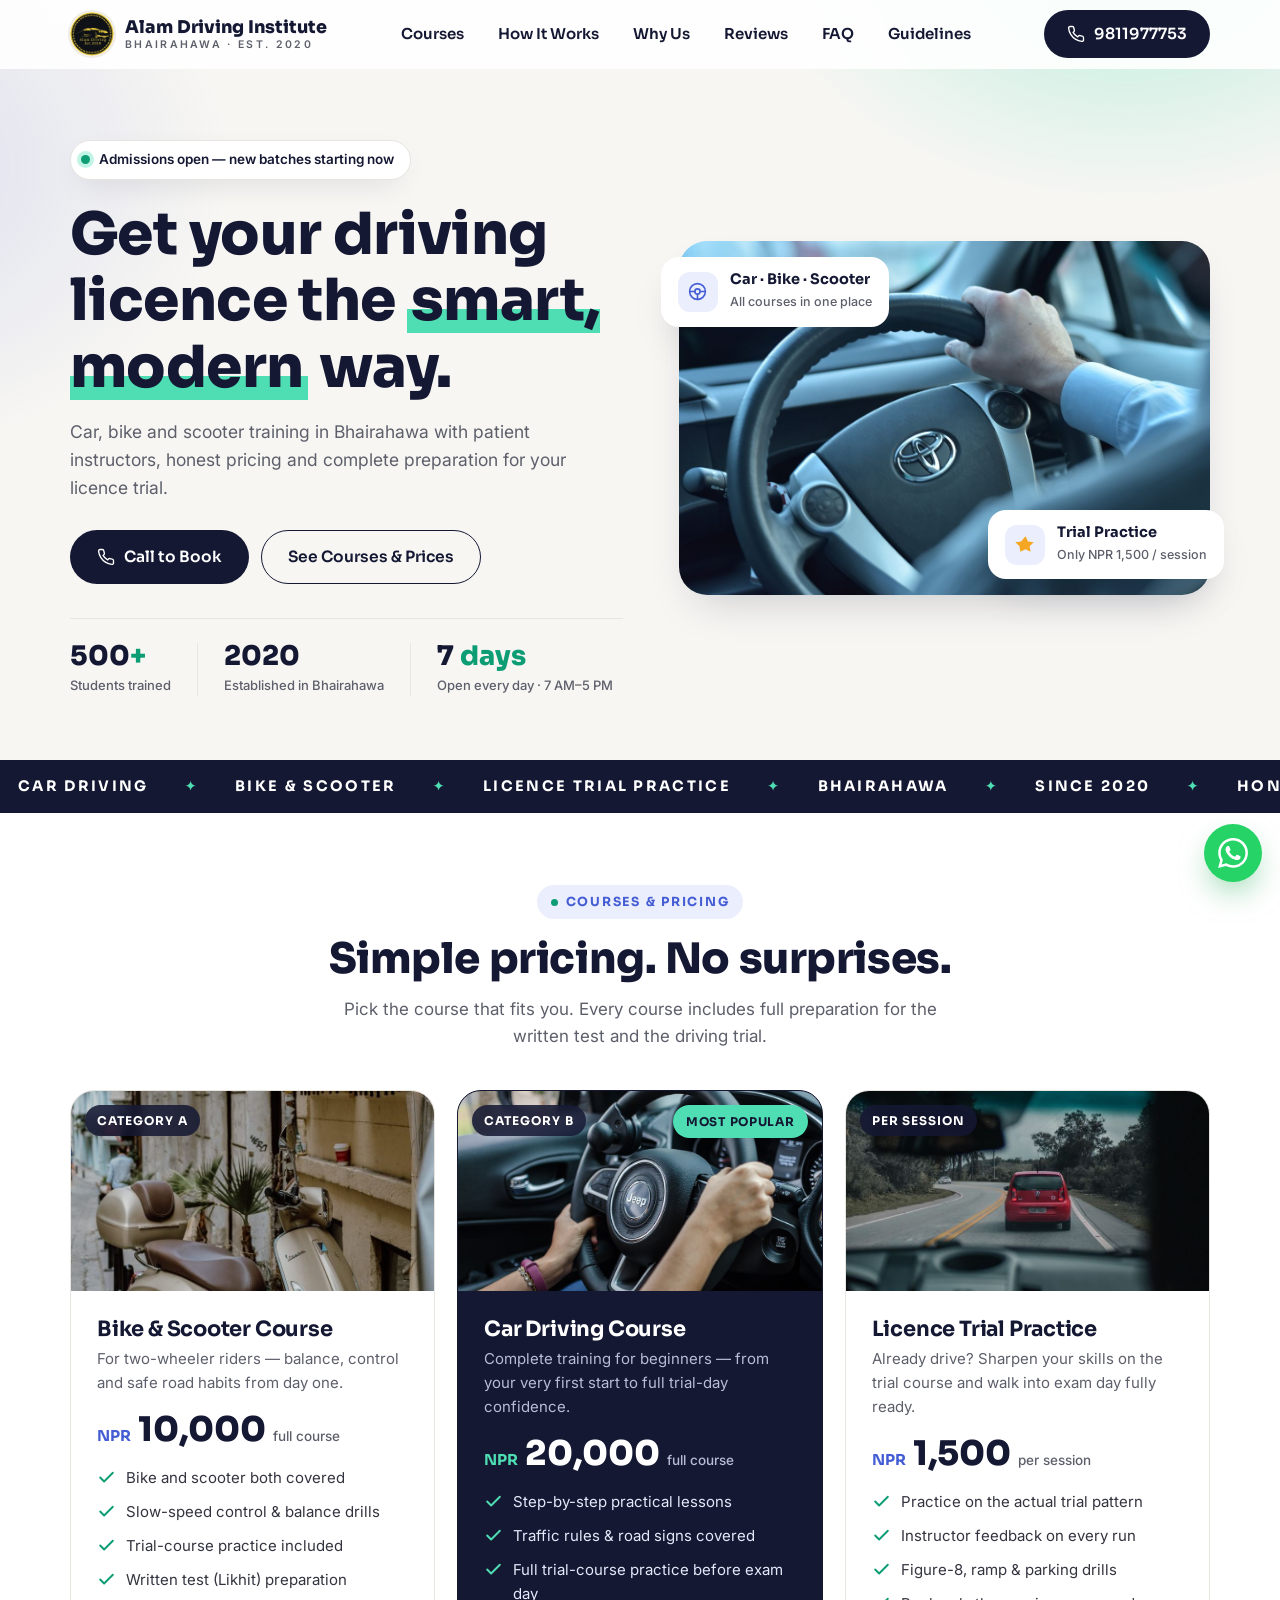
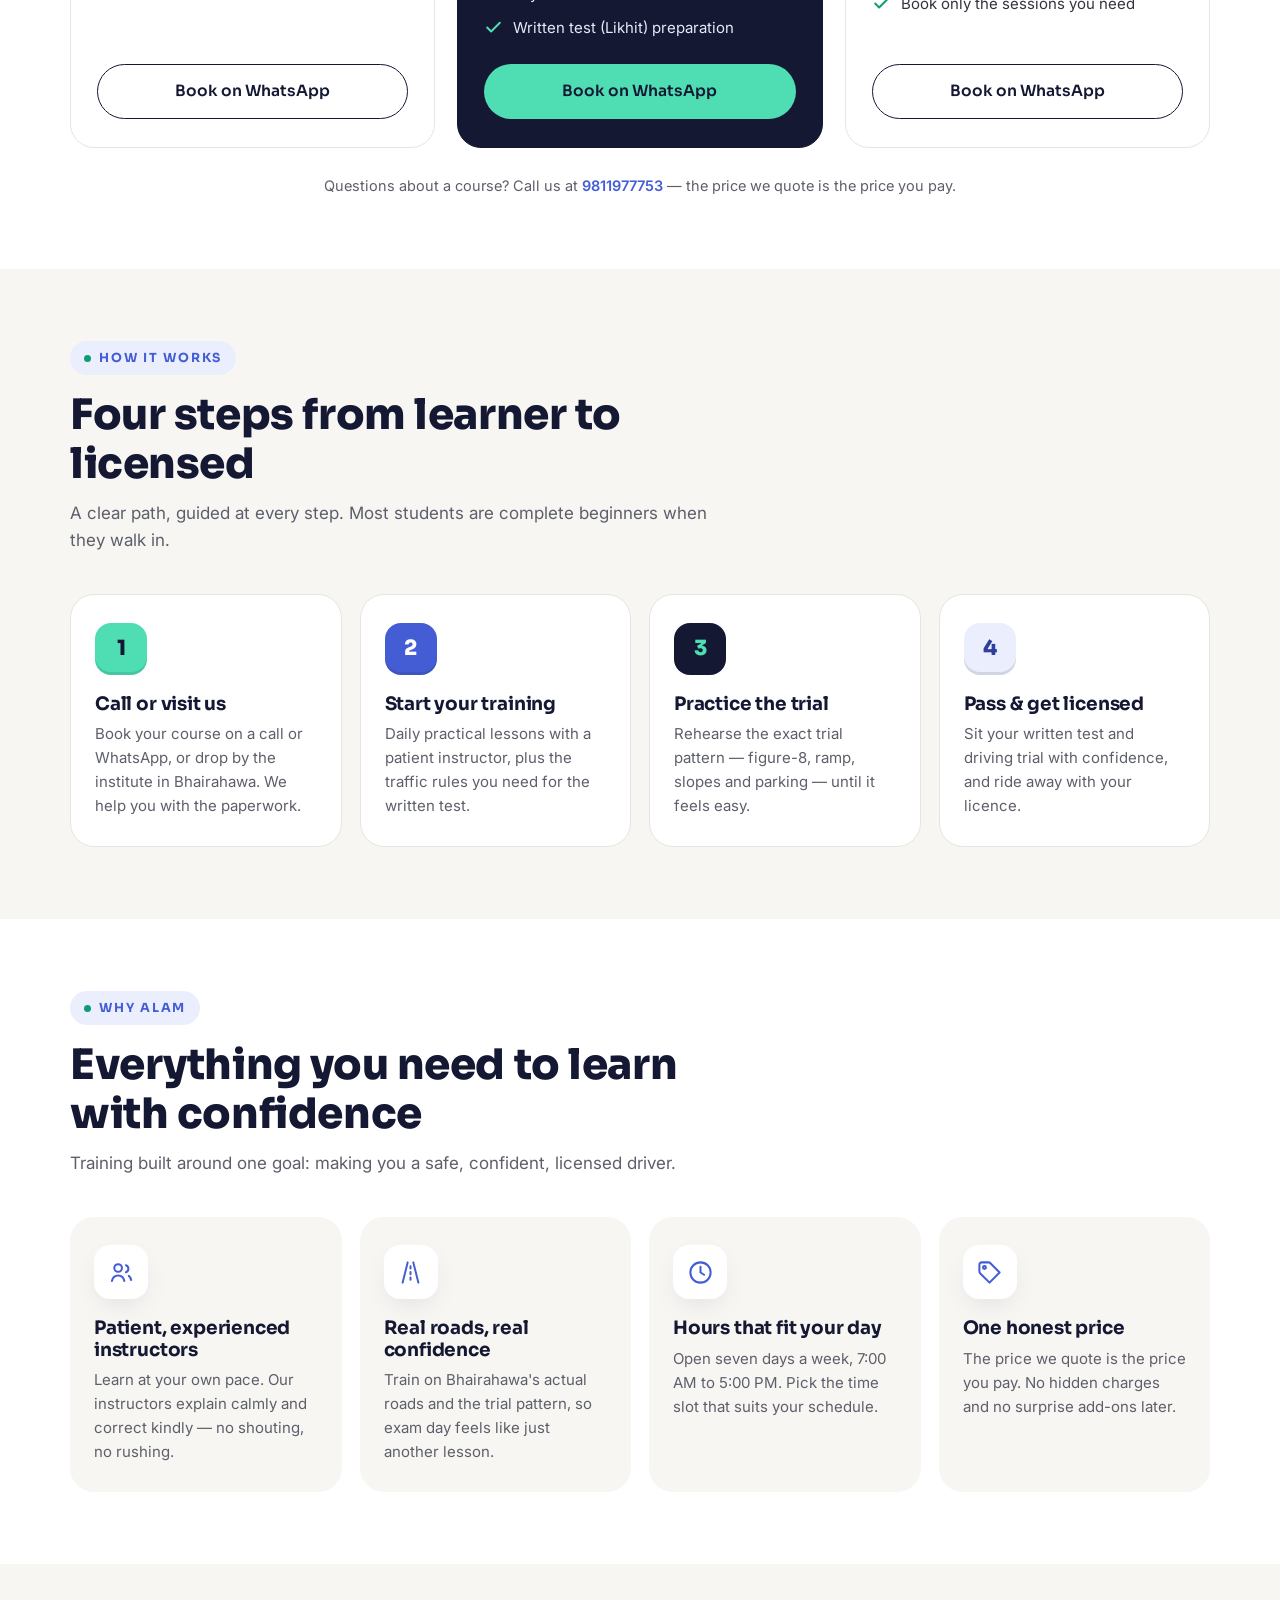
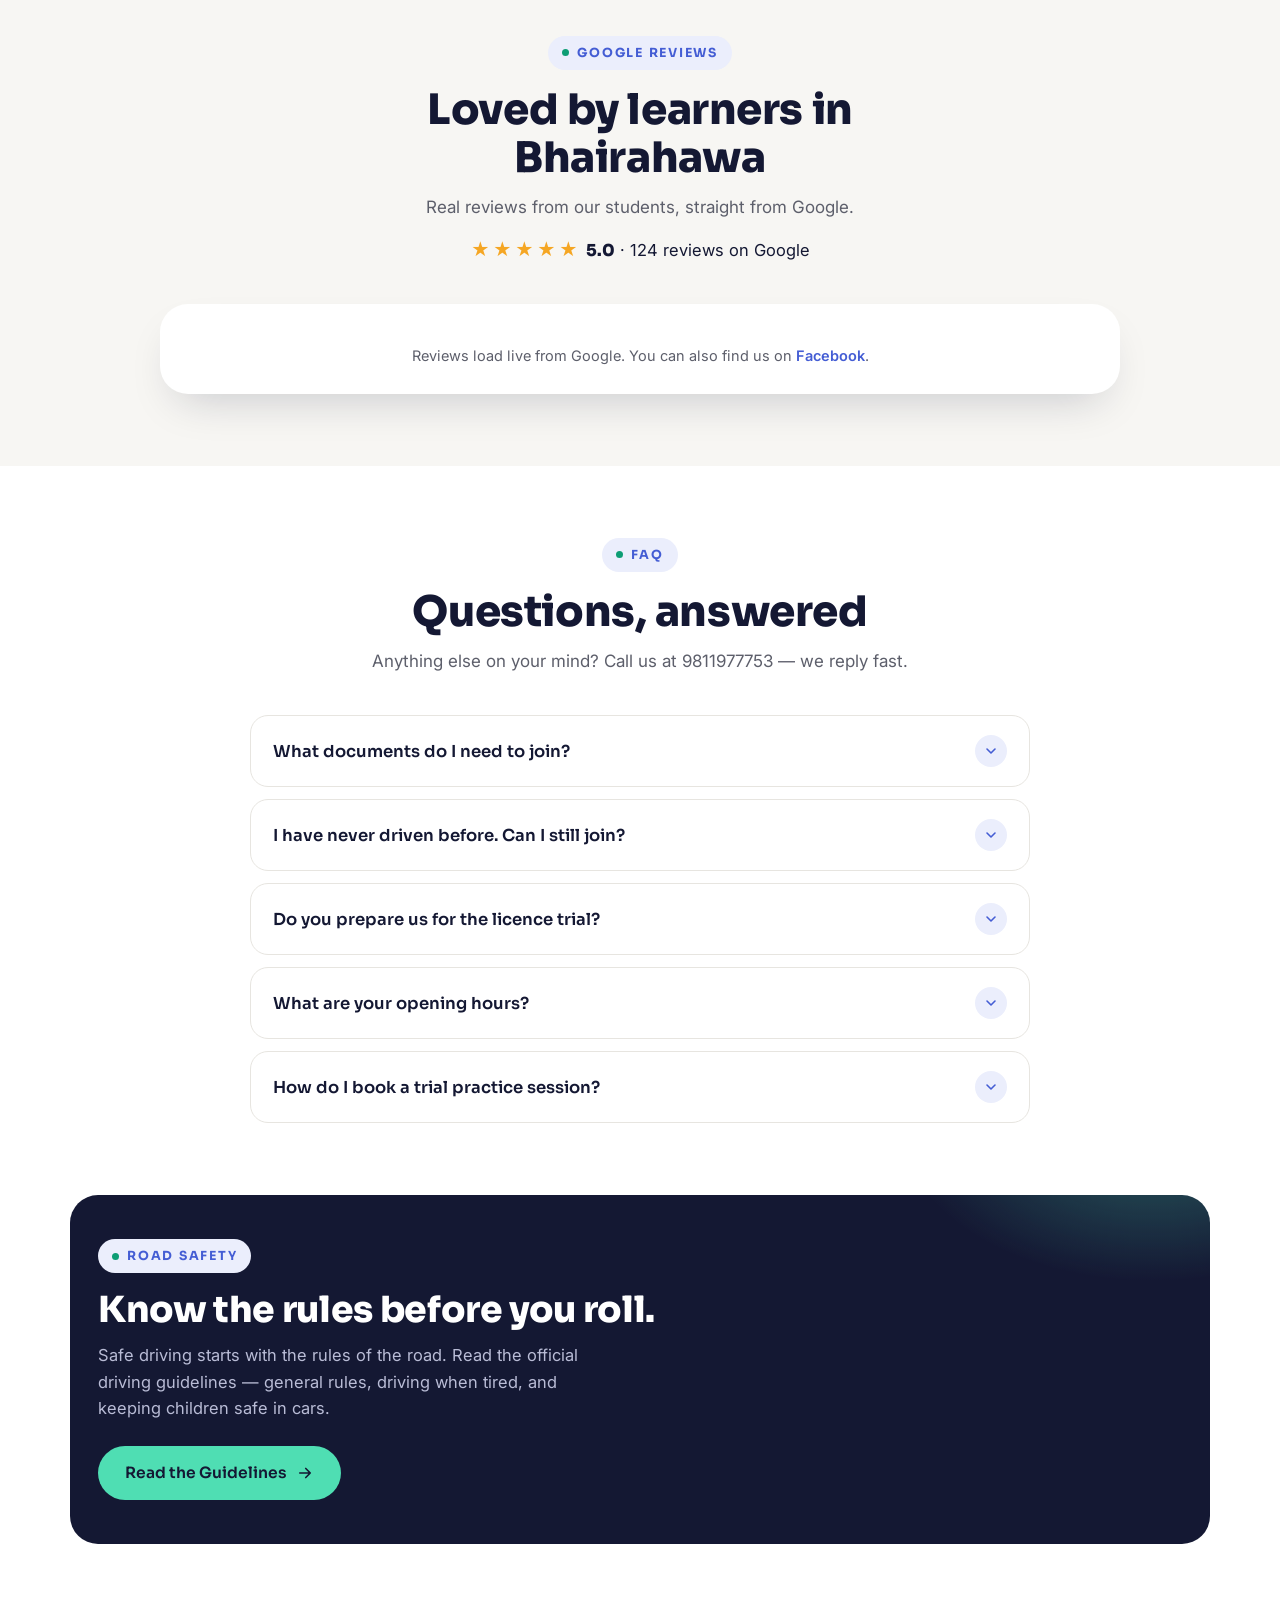
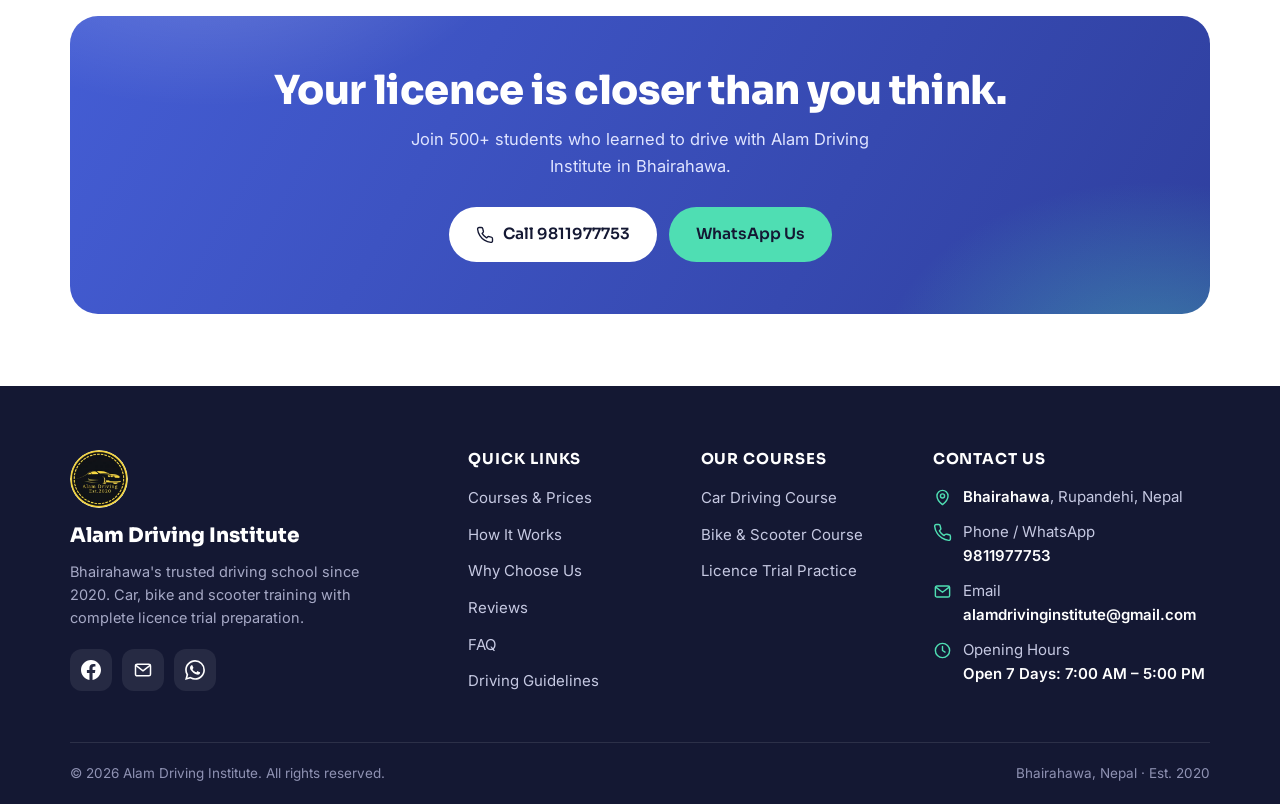
<file: index.html>
<!DOCTYPE html>
<html lang="en">
<head>
<meta charset="UTF-8">
<meta name="viewport" content="width=device-width, initial-scale=1.0">
<title>Alam Driving Institute — Car, Bike & Scooter Driving Training in Bhairahawa</title>
<meta name="description" content="Learn to drive in Bhairahawa with Alam Driving Institute. Car course NPR 20,000, Bike & Scooter NPR 10,000, Licence Trial Practice NPR 1,500/session. Open 7 days a week, 7 AM–5 PM. Call 9811977753.">
<meta property="og:title" content="Alam Driving Institute — Bhairahawa">
<meta property="og:description" content="Car, bike & scooter driving training with honest pricing and full licence trial preparation. Est. 2020.">
<meta property="og:type" content="website">
<meta property="og:image" content="images/hero.jpg">
<link rel="icon" type="image/png" href="images/logo.png">
<link rel="preconnect" href="https://fonts.googleapis.com">
<link rel="preconnect" href="https://fonts.gstatic.com" crossorigin>
<link href="https://fonts.googleapis.com/css2?family=Inter:wght@400;500;600;700&family=Sora:wght@600;700;800&display=swap" rel="stylesheet">
<link rel="stylesheet" href="styles.css">
<script type="application/ld+json">
{"@context":"https://schema.org","@type":"DrivingSchool","name":"Alam Driving Institute","telephone":"+977-9811977753","email":"alamdrivinginstitute@gmail.com","foundingDate":"2020","priceRange":"NPR 1,500 - NPR 20,000","address":{"@type":"PostalAddress","addressLocality":"Bhairahawa","addressRegion":"Lumbini Province","addressCountry":"NP"},"openingHours":"Mo-Su 07:00-17:00","sameAs":["https://www.facebook.com/alam2468/"]}
</script>
</head>
<body>

<!-- ================= HEADER ================= -->
<header class="site-header" id="siteHeader">
  <div class="container header-in">
    <a class="brand" href="index.html" aria-label="Alam Driving Institute — home">
      <img src="images/logo.png" alt="Alam Driving Institute logo" width="44" height="44">
      <span class="brand-name">Alam Driving Institute<span class="brand-sub">Bhairahawa · Est. 2020</span></span>
    </a>
    <nav class="main-nav" aria-label="Main">
      <a href="#courses">Courses</a>
      <a href="#how">How It Works</a>
      <a href="#why">Why Us</a>
      <a href="#reviews">Reviews</a>
      <a href="#faq">FAQ</a>
      <a href="guidelines.html">Guidelines</a>
    </nav>
    <a class="btn btn-primary header-cta" href="tel:+9779811977753">
      <svg viewBox="0 0 24 24" fill="none" stroke="currentColor" stroke-width="1.8" stroke-linecap="round" stroke-linejoin="round"><path d="M22 16.92v3a2 2 0 0 1-2.18 2 19.79 19.79 0 0 1-8.63-3.07 19.5 19.5 0 0 1-6-6 19.79 19.79 0 0 1-3.07-8.67A2 2 0 0 1 4.11 2h3a2 2 0 0 1 2 1.72c.127.96.361 1.903.7 2.81a2 2 0 0 1-.45 2.11L8.09 9.91a16 16 0 0 0 6 6l1.27-1.27a2 2 0 0 1 2.11-.45c.907.339 1.85.573 2.81.7A2 2 0 0 1 22 16.92z"/></svg>
      9811977753
    </a>
    <button class="menu-btn" id="menuBtn" aria-label="Open menu" aria-expanded="false"><span></span><span></span><span></span></button>
  </div>
  <nav class="mobile-menu" aria-label="Mobile">
    <a class="mnav" href="#courses">Courses &amp; Prices</a>
    <a class="mnav" href="#how">How It Works</a>
    <a class="mnav" href="#why">Why Us</a>
    <a class="mnav" href="#reviews">Reviews</a>
    <a class="mnav" href="#faq">FAQ</a>
    <a class="mnav" href="guidelines.html">Driving Guidelines</a>
    <a class="btn btn-primary btn-block" href="tel:+9779811977753">Call 9811977753</a>
    <a class="btn btn-wa btn-block" style="margin-top:10px" href="https://wa.me/9779811977753?text=Hello%20Alam%20Driving%20Institute%2C%20I%20want%20to%20know%20about%20your%20courses." target="_blank" rel="noopener">Chat on WhatsApp</a>
  </nav>
</header>

<!-- ================= HERO ================= -->
<section class="hero">
  <div class="container hero-grid">
    <div class="reveal in">
      <span class="hero-badge"><span class="dot"></span> Admissions open — new batches starting now</span>
      <h1>Get your driving licence the <span class="hl">smart, modern</span> way.</h1>
      <p class="hero-sub">Car, bike and scooter training in Bhairahawa with patient instructors, honest pricing and complete preparation for your licence trial.</p>
      <div class="hero-actions">
        <a class="btn btn-primary" href="tel:+9779811977753">
          <svg viewBox="0 0 24 24" fill="none" stroke="currentColor" stroke-width="1.8" stroke-linecap="round" stroke-linejoin="round"><path d="M22 16.92v3a2 2 0 0 1-2.18 2 19.79 19.79 0 0 1-8.63-3.07 19.5 19.5 0 0 1-6-6 19.79 19.79 0 0 1-3.07-8.67A2 2 0 0 1 4.11 2h3a2 2 0 0 1 2 1.72c.127.96.361 1.903.7 2.81a2 2 0 0 1-.45 2.11L8.09 9.91a16 16 0 0 0 6 6l1.27-1.27a2 2 0 0 1 2.11-.45c.907.339 1.85.573 2.81.7A2 2 0 0 1 22 16.92z"/></svg>
          Call to Book
        </a>
        <a class="btn btn-outline" href="#courses">See Courses &amp; Prices</a>
      </div>
      <div class="hero-stats">
        <div class="stat">
          <div class="stat-num"><span class="count" data-count="500">0</span><span class="plus">+</span></div>
          <div class="stat-label">Students trained</div>
        </div>
        <div class="stat">
          <div class="stat-num">2020</div>
          <div class="stat-label">Established in Bhairahawa</div>
        </div>
        <div class="stat">
          <div class="stat-num">7<span class="plus"> days</span></div>
          <div class="stat-label">Open every day · 7 AM–5 PM</div>
        </div>
      </div>
    </div>
    <div class="hero-media reveal in reveal-d1">
      <img class="hero-photo" src="images/hero.jpg" alt="Student learning to drive, hands on the steering wheel" width="1200" height="801" fetchpriority="high">
      <div class="float-card fc-top">
        <span class="fc-icon"><svg viewBox="0 0 24 24" fill="none" stroke="#445dd4" stroke-width="1.8" stroke-linecap="round"><circle cx="12" cy="12" r="9"/><circle cx="12" cy="12" r="3"/><path d="M3.5 12h5.5M15 12h5.5M12 15.5V21"/></svg></span>
        <span><b>Car · Bike · Scooter</b><small>All courses in one place</small></span>
      </div>
      <div class="float-card fc-bottom">
        <span class="fc-icon"><svg viewBox="0 0 24 24" fill="#f5a623"><path d="M12 2.6l2.9 5.9 6.5.9-4.7 4.6 1.1 6.4L12 17.4l-5.8 3-1.1-6.4L.4 9.4l6.5-.9L12 2.6z"/></svg></span>
        <span><b>Trial Practice</b><small>Only NPR 1,500 / session</small></span>
      </div>
    </div>
  </div>
</section>

<!-- ================= MARQUEE ================= -->
<div class="marquee" aria-hidden="true">
  <div class="marquee-track">
    <span>Car Driving <i>✦</i></span><span>Bike &amp; Scooter <i>✦</i></span><span>Licence Trial Practice <i>✦</i></span><span>Bhairahawa <i>✦</i></span><span>Since 2020 <i>✦</i></span><span>Honest Pricing <i>✦</i></span>
    <span>Car Driving <i>✦</i></span><span>Bike &amp; Scooter <i>✦</i></span><span>Licence Trial Practice <i>✦</i></span><span>Bhairahawa <i>✦</i></span><span>Since 2020 <i>✦</i></span><span>Honest Pricing <i>✦</i></span>
  </div>
</div>

<!-- ================= COURSES ================= -->
<section class="section" id="courses">
  <div class="container">
    <div class="section-head center reveal">
      <span class="eyebrow">Courses &amp; Pricing</span>
      <h2>Simple pricing. No surprises.</h2>
      <p>Pick the course that fits you. Every course includes full preparation for the written test and the driving trial.</p>
    </div>
    <div class="course-grid">

      <article class="course-card reveal">
        <div class="course-media">
          <img src="images/course-bike.jpg" alt="Scooter ready for two-wheeler training" width="880" height="1320" loading="lazy">
          <span class="course-tag">Category A</span>
        </div>
        <div class="course-body">
          <h3>Bike &amp; Scooter Course</h3>
          <p class="course-desc">For two-wheeler riders — balance, control and safe road habits from day one.</p>
          <div class="price"><span class="cur">NPR</span><span class="amt">10,000</span><span class="per">full course</span></div>
          <ul class="checks">
            <li><svg viewBox="0 0 24 24" fill="none" stroke="#0d9d74" stroke-width="2.4" stroke-linecap="round" stroke-linejoin="round"><path d="M20 6L9 17l-5-5"/></svg>Bike and scooter both covered</li>
            <li><svg viewBox="0 0 24 24" fill="none" stroke="#0d9d74" stroke-width="2.4" stroke-linecap="round" stroke-linejoin="round"><path d="M20 6L9 17l-5-5"/></svg>Slow-speed control &amp; balance drills</li>
            <li><svg viewBox="0 0 24 24" fill="none" stroke="#0d9d74" stroke-width="2.4" stroke-linecap="round" stroke-linejoin="round"><path d="M20 6L9 17l-5-5"/></svg>Trial-course practice included</li>
            <li><svg viewBox="0 0 24 24" fill="none" stroke="#0d9d74" stroke-width="2.4" stroke-linecap="round" stroke-linejoin="round"><path d="M20 6L9 17l-5-5"/></svg>Written test (Likhit) preparation</li>
          </ul>
          <a class="btn btn-outline btn-block" href="https://wa.me/9779811977753?text=Hello%2C%20I%20want%20to%20join%20the%20Bike%20%26%20Scooter%20Course%20(NPR%2010%2C000)." target="_blank" rel="noopener">Book on WhatsApp</a>
        </div>
      </article>

      <article class="course-card featured reveal reveal-d1">
        <span class="pop-pill">Most Popular</span>
        <div class="course-media">
          <img src="images/course-car.jpg" alt="Student practising driving in a car" width="880" height="583" loading="lazy">
          <span class="course-tag">Category B</span>
        </div>
        <div class="course-body">
          <h3>Car Driving Course</h3>
          <p class="course-desc">Complete training for beginners — from your very first start to full trial-day confidence.</p>
          <div class="price"><span class="cur">NPR</span><span class="amt">20,000</span><span class="per">full course</span></div>
          <ul class="checks">
            <li><svg viewBox="0 0 24 24" fill="none" stroke="#4fdeb3" stroke-width="2.4" stroke-linecap="round" stroke-linejoin="round"><path d="M20 6L9 17l-5-5"/></svg>Step-by-step practical lessons</li>
            <li><svg viewBox="0 0 24 24" fill="none" stroke="#4fdeb3" stroke-width="2.4" stroke-linecap="round" stroke-linejoin="round"><path d="M20 6L9 17l-5-5"/></svg>Traffic rules &amp; road signs covered</li>
            <li><svg viewBox="0 0 24 24" fill="none" stroke="#4fdeb3" stroke-width="2.4" stroke-linecap="round" stroke-linejoin="round"><path d="M20 6L9 17l-5-5"/></svg>Full trial-course practice before exam day</li>
            <li><svg viewBox="0 0 24 24" fill="none" stroke="#4fdeb3" stroke-width="2.4" stroke-linecap="round" stroke-linejoin="round"><path d="M20 6L9 17l-5-5"/></svg>Written test (Likhit) preparation</li>
          </ul>
          <a class="btn btn-mint btn-block" href="https://wa.me/9779811977753?text=Hello%2C%20I%20want%20to%20join%20the%20Car%20Driving%20Course%20(NPR%2020%2C000)." target="_blank" rel="noopener">Book on WhatsApp</a>
        </div>
      </article>

      <article class="course-card reveal reveal-d2">
        <div class="course-media">
          <img src="images/course-trial.jpg" alt="Driving on the road during trial practice" width="880" height="1320" loading="lazy">
          <span class="course-tag">Per Session</span>
        </div>
        <div class="course-body">
          <h3>Licence Trial Practice</h3>
          <p class="course-desc">Already drive? Sharpen your skills on the trial course and walk into exam day fully ready.</p>
          <div class="price"><span class="cur">NPR</span><span class="amt">1,500</span><span class="per">per session</span></div>
          <ul class="checks">
            <li><svg viewBox="0 0 24 24" fill="none" stroke="#0d9d74" stroke-width="2.4" stroke-linecap="round" stroke-linejoin="round"><path d="M20 6L9 17l-5-5"/></svg>Practice on the actual trial pattern</li>
            <li><svg viewBox="0 0 24 24" fill="none" stroke="#0d9d74" stroke-width="2.4" stroke-linecap="round" stroke-linejoin="round"><path d="M20 6L9 17l-5-5"/></svg>Instructor feedback on every run</li>
            <li><svg viewBox="0 0 24 24" fill="none" stroke="#0d9d74" stroke-width="2.4" stroke-linecap="round" stroke-linejoin="round"><path d="M20 6L9 17l-5-5"/></svg>Figure-8, ramp &amp; parking drills</li>
            <li><svg viewBox="0 0 24 24" fill="none" stroke="#0d9d74" stroke-width="2.4" stroke-linecap="round" stroke-linejoin="round"><path d="M20 6L9 17l-5-5"/></svg>Book only the sessions you need</li>
          </ul>
          <a class="btn btn-outline btn-block" href="https://wa.me/9779811977753?text=Hello%2C%20I%20want%20to%20book%20a%20Licence%20Trial%20Practice%20session%20(NPR%201%2C500)." target="_blank" rel="noopener">Book on WhatsApp</a>
        </div>
      </article>

    </div>
    <p class="pricing-note reveal">Questions about a course? Call us at <a href="tel:+9779811977753" style="color:var(--blue);font-weight:600">9811977753</a> — the price we quote is the price you pay.</p>
  </div>
</section>

<!-- ================= HOW IT WORKS ================= -->
<section class="section section-cream" id="how">
  <div class="container">
    <div class="section-head reveal">
      <span class="eyebrow">How It Works</span>
      <h2>Four steps from learner to licensed</h2>
      <p>A clear path, guided at every step. Most students are complete beginners when they walk in.</p>
    </div>
    <div class="steps">
      <div class="step reveal">
        <div class="step-num">1</div>
        <h3>Call or visit us</h3>
        <p>Book your course on a call or WhatsApp, or drop by the institute in Bhairahawa. We help you with the paperwork.</p>
      </div>
      <div class="step reveal reveal-d1">
        <div class="step-num">2</div>
        <h3>Start your training</h3>
        <p>Daily practical lessons with a patient instructor, plus the traffic rules you need for the written test.</p>
      </div>
      <div class="step reveal reveal-d2">
        <div class="step-num">3</div>
        <h3>Practice the trial</h3>
        <p>Rehearse the exact trial pattern — figure-8, ramp, slopes and parking — until it feels easy.</p>
      </div>
      <div class="step reveal reveal-d3">
        <div class="step-num">4</div>
        <h3>Pass &amp; get licensed</h3>
        <p>Sit your written test and driving trial with confidence, and ride away with your licence.</p>
      </div>
    </div>
  </div>
</section>

<!-- ================= WHY US ================= -->
<section class="section" id="why">
  <div class="container">
    <div class="section-head reveal">
      <span class="eyebrow">Why Alam</span>
      <h2>Everything you need to learn with confidence</h2>
      <p>Training built around one goal: making you a safe, confident, licensed driver.</p>
    </div>
    <div class="feature-grid">
      <div class="feature-card reveal">
        <span class="feature-icon"><svg viewBox="0 0 24 24" fill="none" stroke="#445dd4" stroke-width="1.8" stroke-linecap="round" stroke-linejoin="round"><circle cx="9" cy="8" r="3.4"/><path d="M3.5 19.5c.7-3.2 2.9-4.8 5.5-4.8s4.8 1.6 5.5 4.8"/><path d="M16 5.5a3.4 3.4 0 0 1 0 6.3M18.5 15c1.1.8 1.8 2 2.1 3.7"/></svg></span>
        <h3>Patient, experienced instructors</h3>
        <p>Learn at your own pace. Our instructors explain calmly and correct kindly — no shouting, no rushing.</p>
      </div>
      <div class="feature-card reveal reveal-d1">
        <span class="feature-icon"><svg viewBox="0 0 24 24" fill="none" stroke="#445dd4" stroke-width="1.8" stroke-linecap="round" stroke-linejoin="round"><path d="M5 21L9.5 3M19 21L14.5 3"/><path d="M12 6.5v2M12 11.5v2M12 16.5v2"/></svg></span>
        <h3>Real roads, real confidence</h3>
        <p>Train on Bhairahawa's actual roads and the trial pattern, so exam day feels like just another lesson.</p>
      </div>
      <div class="feature-card reveal reveal-d2">
        <span class="feature-icon"><svg viewBox="0 0 24 24" fill="none" stroke="#445dd4" stroke-width="1.8" stroke-linecap="round" stroke-linejoin="round"><circle cx="12" cy="12" r="9"/><path d="M12 7v5l3.2 2"/></svg></span>
        <h3>Hours that fit your day</h3>
        <p>Open seven days a week, 7:00 AM to 5:00 PM. Pick the time slot that suits your schedule.</p>
      </div>
      <div class="feature-card reveal reveal-d3">
        <span class="feature-icon"><svg viewBox="0 0 24 24" fill="none" stroke="#445dd4" stroke-width="1.8" stroke-linecap="round" stroke-linejoin="round"><path d="M12.6 3.6L21 12l-9 9-8.4-8.4A2 2 0 0 1 3 11.2V5a2 2 0 0 1 2-2h6.2a2 2 0 0 1 1.4.6z"/><circle cx="7.5" cy="7.5" r="1.3"/></svg></span>
        <h3>One honest price</h3>
        <p>The price we quote is the price you pay. No hidden charges and no surprise add-ons later.</p>
      </div>
    </div>
  </div>
</section>

<!-- ================= REVIEWS ================= -->
<section class="section section-cream" id="reviews">
  <div class="container">
    <div class="section-head center reveal">
      <span class="eyebrow">Google Reviews</span>
      <h2>Loved by learners in Bhairahawa</h2>
      <p>Real reviews from our students, straight from Google.</p>
      <p class="rating-line" aria-label="Rated 5.0 out of 5 from 124 Google reviews"><span class="stars">★★★★★</span> <b>5.0</b> · 124 reviews on Google</p>
    </div>
    <div class="reviews-box reveal">
      <script src="https://elfsightcdn.com/platform.js" async></script>
      <div class="elfsight-app-7f39935e-1e1d-48a7-b63d-76b12ab0908d" data-elfsight-app-lazy></div>
      <p class="reviews-fallback">Reviews load live from Google. You can also find us on <a href="https://www.facebook.com/alam2468/" target="_blank" rel="noopener">Facebook</a>.</p>
    </div>
  </div>
</section>

<!-- ================= FAQ ================= -->
<section class="section" id="faq">
  <div class="container">
    <div class="section-head center reveal">
      <span class="eyebrow">FAQ</span>
      <h2>Questions, answered</h2>
      <p>Anything else on your mind? Call us at 9811977753 — we reply fast.</p>
    </div>
    <div class="faq-list">
      <div class="faq-item reveal">
        <button class="faq-q" aria-expanded="false">What documents do I need to join?<span class="chev"><svg viewBox="0 0 24 24" fill="none" stroke="#445dd4" stroke-width="2.4" stroke-linecap="round" stroke-linejoin="round"><path d="M6 9l6 6 6-6"/></svg></span></button>
        <div class="faq-a"><p>Just bring a copy of your citizenship and a few passport-size photos. We will guide you through the rest of the paperwork when you enroll.</p></div>
      </div>
      <div class="faq-item reveal">
        <button class="faq-q" aria-expanded="false">I have never driven before. Can I still join?<span class="chev"><svg viewBox="0 0 24 24" fill="none" stroke="#445dd4" stroke-width="2.4" stroke-linecap="round" stroke-linejoin="round"><path d="M6 9l6 6 6-6"/></svg></span></button>
        <div class="faq-a"><p>Absolutely. Most of our students are complete beginners. Training starts from zero — controls, balance and basics first — and moves at your pace.</p></div>
      </div>
      <div class="faq-item reveal">
        <button class="faq-q" aria-expanded="false">Do you prepare us for the licence trial?<span class="chev"><svg viewBox="0 0 24 24" fill="none" stroke="#445dd4" stroke-width="2.4" stroke-linecap="round" stroke-linejoin="round"><path d="M6 9l6 6 6-6"/></svg></span></button>
        <div class="faq-a"><p>Yes. Trial preparation is built into every course — the written test (Likhit) plus full practice on the trial pattern: figure-8, ramp, slopes and parking.</p></div>
      </div>
      <div class="faq-item reveal">
        <button class="faq-q" aria-expanded="false">What are your opening hours?<span class="chev"><svg viewBox="0 0 24 24" fill="none" stroke="#445dd4" stroke-width="2.4" stroke-linecap="round" stroke-linejoin="round"><path d="M6 9l6 6 6-6"/></svg></span></button>
        <div class="faq-a"><p>We are open seven days a week, 7:00 AM to 5:00 PM — Saturday included. Call or WhatsApp <b>9811977753</b> to book your slot.</p></div>
      </div>
      <div class="faq-item reveal">
        <button class="faq-q" aria-expanded="false">How do I book a trial practice session?<span class="chev"><svg viewBox="0 0 24 24" fill="none" stroke="#445dd4" stroke-width="2.4" stroke-linecap="round" stroke-linejoin="round"><path d="M6 9l6 6 6-6"/></svg></span></button>
        <div class="faq-a"><p>Call or WhatsApp us, pick any time between 7 AM and 5 PM, any day of the week, and show up. A session costs NPR 1,500 and includes instructor feedback on every run.</p></div>
      </div>
    </div>
  </div>
</section>

<!-- ================= GUIDELINES BAND ================= -->
<section class="section" style="padding-top:0">
  <div class="container">
    <div class="band reveal">
      <span class="eyebrow" style="margin-bottom:16px">Road Safety</span>
      <h2>Know the rules before you roll.</h2>
      <p>Safe driving starts with the rules of the road. Read the official driving guidelines — general rules, driving when tired, and keeping children safe in cars.</p>
      <a class="btn btn-mint" href="guidelines.html">Read the Guidelines
        <svg viewBox="0 0 24 24" fill="none" stroke="currentColor" stroke-width="2.2" stroke-linecap="round" stroke-linejoin="round"><path d="M5 12h14M13 6l6 6-6 6"/></svg>
      </a>
    </div>
  </div>
</section>

<!-- ================= CTA ================= -->
<section class="section" style="padding-top:0">
  <div class="container">
    <div class="cta-band reveal">
      <h2>Your licence is closer than you think.</h2>
      <p>Join 500+ students who learned to drive with Alam Driving Institute in Bhairahawa.</p>
      <div class="cta-actions">
        <a class="btn btn-white" href="tel:+9779811977753">
          <svg viewBox="0 0 24 24" fill="none" stroke="currentColor" stroke-width="1.8" stroke-linecap="round" stroke-linejoin="round"><path d="M22 16.92v3a2 2 0 0 1-2.18 2 19.79 19.79 0 0 1-8.63-3.07 19.5 19.5 0 0 1-6-6 19.79 19.79 0 0 1-3.07-8.67A2 2 0 0 1 4.11 2h3a2 2 0 0 1 2 1.72c.127.96.361 1.903.7 2.81a2 2 0 0 1-.45 2.11L8.09 9.91a16 16 0 0 0 6 6l1.27-1.27a2 2 0 0 1 2.11-.45c.907.339 1.85.573 2.81.7A2 2 0 0 1 22 16.92z"/></svg>
          Call 9811977753
        </a>
        <a class="btn btn-mint" href="https://wa.me/9779811977753?text=Hello%20Alam%20Driving%20Institute%2C%20I%20want%20to%20know%20about%20your%20courses." target="_blank" rel="noopener">WhatsApp Us</a>
      </div>
    </div>
  </div>
</section>

<!-- ================= FOOTER ================= -->
<footer class="site-footer" id="contact">
  <div class="container">
    <div class="footer-grid">
      <div class="footer-brand">
        <img src="images/logo.png" alt="Alam Driving Institute logo" width="58" height="58" loading="lazy">
        <span class="brand-name">Alam Driving Institute</span>
        <p>Bhairahawa's trusted driving school since 2020. Car, bike and scooter training with complete licence trial preparation.</p>
        <div class="socials">
          <a href="https://www.facebook.com/alam2468/" target="_blank" rel="noopener" aria-label="Alam Driving Institute on Facebook">
            <svg viewBox="0 0 24 24" fill="#ffffff"><path d="M24 12.073c0-6.627-5.373-12-12-12s-12 5.373-12 12c0 5.99 4.388 10.954 10.125 11.854v-8.385H7.078v-3.47h3.047V9.43c0-3.007 1.792-4.669 4.533-4.669 1.312 0 2.686.235 2.686.235v2.953H15.83c-1.491 0-1.956.925-1.956 1.874v2.25h3.328l-.532 3.47h-2.796v8.385C19.612 23.027 24 18.062 24 12.073z"/></svg>
          </a>
          <a href="mailto:alamdrivinginstitute@gmail.com" aria-label="Email Alam Driving Institute">
            <svg viewBox="0 0 24 24" fill="none" stroke="#ffffff" stroke-width="1.8" stroke-linecap="round" stroke-linejoin="round"><rect x="3" y="5" width="18" height="14" rx="2"/><path d="M3.5 6.5L12 13l8.5-6.5"/></svg>
          </a>
          <a href="https://wa.me/9779811977753" target="_blank" rel="noopener" aria-label="Alam Driving Institute on WhatsApp">
            <svg viewBox="0 0 24 24" fill="#ffffff"><path d="M17.472 14.382c-.297-.149-1.758-.867-2.03-.967-.273-.099-.471-.148-.67.15-.197.297-.767.966-.94 1.164-.173.199-.347.223-.644.075-.297-.15-1.255-.463-2.39-1.475-.883-.788-1.48-1.761-1.653-2.059-.173-.297-.018-.458.13-.606.134-.133.297-.347.446-.52.149-.174.198-.298.297-.497.1-.198.05-.371-.025-.52-.074-.149-.669-1.612-.916-2.207-.242-.579-.487-.5-.669-.51-.173-.008-.371-.01-.57-.01-.198 0-.52.074-.792.372-.272.297-1.04 1.016-1.04 2.479 0 1.462 1.065 2.875 1.213 3.074.149.198 2.096 3.2 5.077 4.487.709.306 1.262.489 1.694.625.712.227 1.36.195 1.871.118.571-.085 1.758-.719 2.006-1.413.248-.694.248-1.289.173-1.413-.074-.124-.272-.198-.57-.347m-5.421 7.403h-.004a9.87 9.87 0 01-5.031-1.378l-.361-.214-3.741.982.998-3.648-.235-.374a9.86 9.86 0 01-1.51-5.26c.001-5.45 4.436-9.884 9.888-9.884 2.64 0 5.122 1.03 6.988 2.898a9.825 9.825 0 012.893 6.994c-.003 5.45-4.437 9.884-9.885 9.884m8.413-18.297A11.815 11.815 0 0012.05 0C5.495 0 .16 5.335.157 11.892c0 2.096.547 4.142 1.588 5.945L.057 24l6.305-1.654a11.882 11.882 0 005.683 1.448h.005c6.554 0 11.89-5.335 11.893-11.893a11.821 11.821 0 00-3.48-8.413z"/></svg>
          </a>
        </div>
      </div>
      <div class="footer-col">
        <h4>Quick Links</h4>
        <ul>
          <li><a href="#courses">Courses &amp; Prices</a></li>
          <li><a href="#how">How It Works</a></li>
          <li><a href="#why">Why Choose Us</a></li>
          <li><a href="#reviews">Reviews</a></li>
          <li><a href="#faq">FAQ</a></li>
          <li><a href="guidelines.html">Driving Guidelines</a></li>
        </ul>
      </div>
      <div class="footer-col">
        <h4>Our Courses</h4>
        <ul>
          <li><a href="#courses">Car Driving Course</a></li>
          <li><a href="#courses">Bike &amp; Scooter Course</a></li>
          <li><a href="#courses">Licence Trial Practice</a></li>
        </ul>
      </div>
      <div class="footer-col">
        <h4>Contact Us</h4>
        <ul class="contact-list">
          <li><svg viewBox="0 0 24 24" fill="none" stroke="#4fdeb3" stroke-width="1.8" stroke-linecap="round" stroke-linejoin="round"><path d="M12 21s-7-5.6-7-11a7 7 0 1 1 14 0c0 5.4-7 11-7 11z"/><circle cx="12" cy="10" r="2.6"/></svg><span><b>Bhairahawa</b>, Rupandehi, Nepal</span></li>
          <li><svg viewBox="0 0 24 24" fill="none" stroke="#4fdeb3" stroke-width="1.8" stroke-linecap="round" stroke-linejoin="round"><path d="M22 16.92v3a2 2 0 0 1-2.18 2 19.79 19.79 0 0 1-8.63-3.07 19.5 19.5 0 0 1-6-6 19.79 19.79 0 0 1-3.07-8.67A2 2 0 0 1 4.11 2h3a2 2 0 0 1 2 1.72c.127.96.361 1.903.7 2.81a2 2 0 0 1-.45 2.11L8.09 9.91a16 16 0 0 0 6 6l1.27-1.27a2 2 0 0 1 2.11-.45c.907.339 1.85.573 2.81.7A2 2 0 0 1 22 16.92z"/></svg><span>Phone / WhatsApp<br><a href="tel:+9779811977753"><b>9811977753</b></a></span></li>
          <li><svg viewBox="0 0 24 24" fill="none" stroke="#4fdeb3" stroke-width="1.8" stroke-linecap="round" stroke-linejoin="round"><rect x="3" y="5" width="18" height="14" rx="2"/><path d="M3.5 6.5L12 13l8.5-6.5"/></svg><span>Email<br><a href="mailto:alamdrivinginstitute@gmail.com"><b>alamdrivinginstitute@gmail.com</b></a></span></li>
          <li><svg viewBox="0 0 24 24" fill="none" stroke="#4fdeb3" stroke-width="1.8" stroke-linecap="round" stroke-linejoin="round"><circle cx="12" cy="12" r="9"/><path d="M12 7v5l3.2 2"/></svg><span>Opening Hours<br><b>Open 7 Days: 7:00 AM – 5:00 PM</b></span></li>
        </ul>
      </div>
    </div>
    <div class="footer-bottom">
      <span>© <span id="year">2026</span> Alam Driving Institute. All rights reserved.</span>
      <span>Bhairahawa, Nepal · Est. 2020</span>
    </div>
  </div>
</footer>

<!-- Floating WhatsApp -->
<a class="wa-float" href="https://wa.me/9779811977753?text=Hello%20Alam%20Driving%20Institute%2C%20I%20want%20to%20know%20about%20your%20courses." target="_blank" rel="noopener" aria-label="Chat with Alam Driving Institute on WhatsApp">
  <svg viewBox="0 0 24 24" fill="#ffffff"><path d="M17.472 14.382c-.297-.149-1.758-.867-2.03-.967-.273-.099-.471-.148-.67.15-.197.297-.767.966-.94 1.164-.173.199-.347.223-.644.075-.297-.15-1.255-.463-2.39-1.475-.883-.788-1.48-1.761-1.653-2.059-.173-.297-.018-.458.13-.606.134-.133.297-.347.446-.52.149-.174.198-.298.297-.497.1-.198.05-.371-.025-.52-.074-.149-.669-1.612-.916-2.207-.242-.579-.487-.5-.669-.51-.173-.008-.371-.01-.57-.01-.198 0-.52.074-.792.372-.272.297-1.04 1.016-1.04 2.479 0 1.462 1.065 2.875 1.213 3.074.149.198 2.096 3.2 5.077 4.487.709.306 1.262.489 1.694.625.712.227 1.36.195 1.871.118.571-.085 1.758-.719 2.006-1.413.248-.694.248-1.289.173-1.413-.074-.124-.272-.198-.57-.347m-5.421 7.403h-.004a9.87 9.87 0 01-5.031-1.378l-.361-.214-3.741.982.998-3.648-.235-.374a9.86 9.86 0 01-1.51-5.26c.001-5.45 4.436-9.884 9.888-9.884 2.64 0 5.122 1.03 6.988 2.898a9.825 9.825 0 012.893 6.994c-.003 5.45-4.437 9.884-9.885 9.884m8.413-18.297A11.815 11.815 0 0012.05 0C5.495 0 .16 5.335.157 11.892c0 2.096.547 4.142 1.588 5.945L.057 24l6.305-1.654a11.882 11.882 0 005.683 1.448h.005c6.554 0 11.89-5.335 11.893-11.893a11.821 11.821 0 00-3.48-8.413z"/></svg>
</a>

<script src="script.js" defer></script>
</body>
</html>
</file>
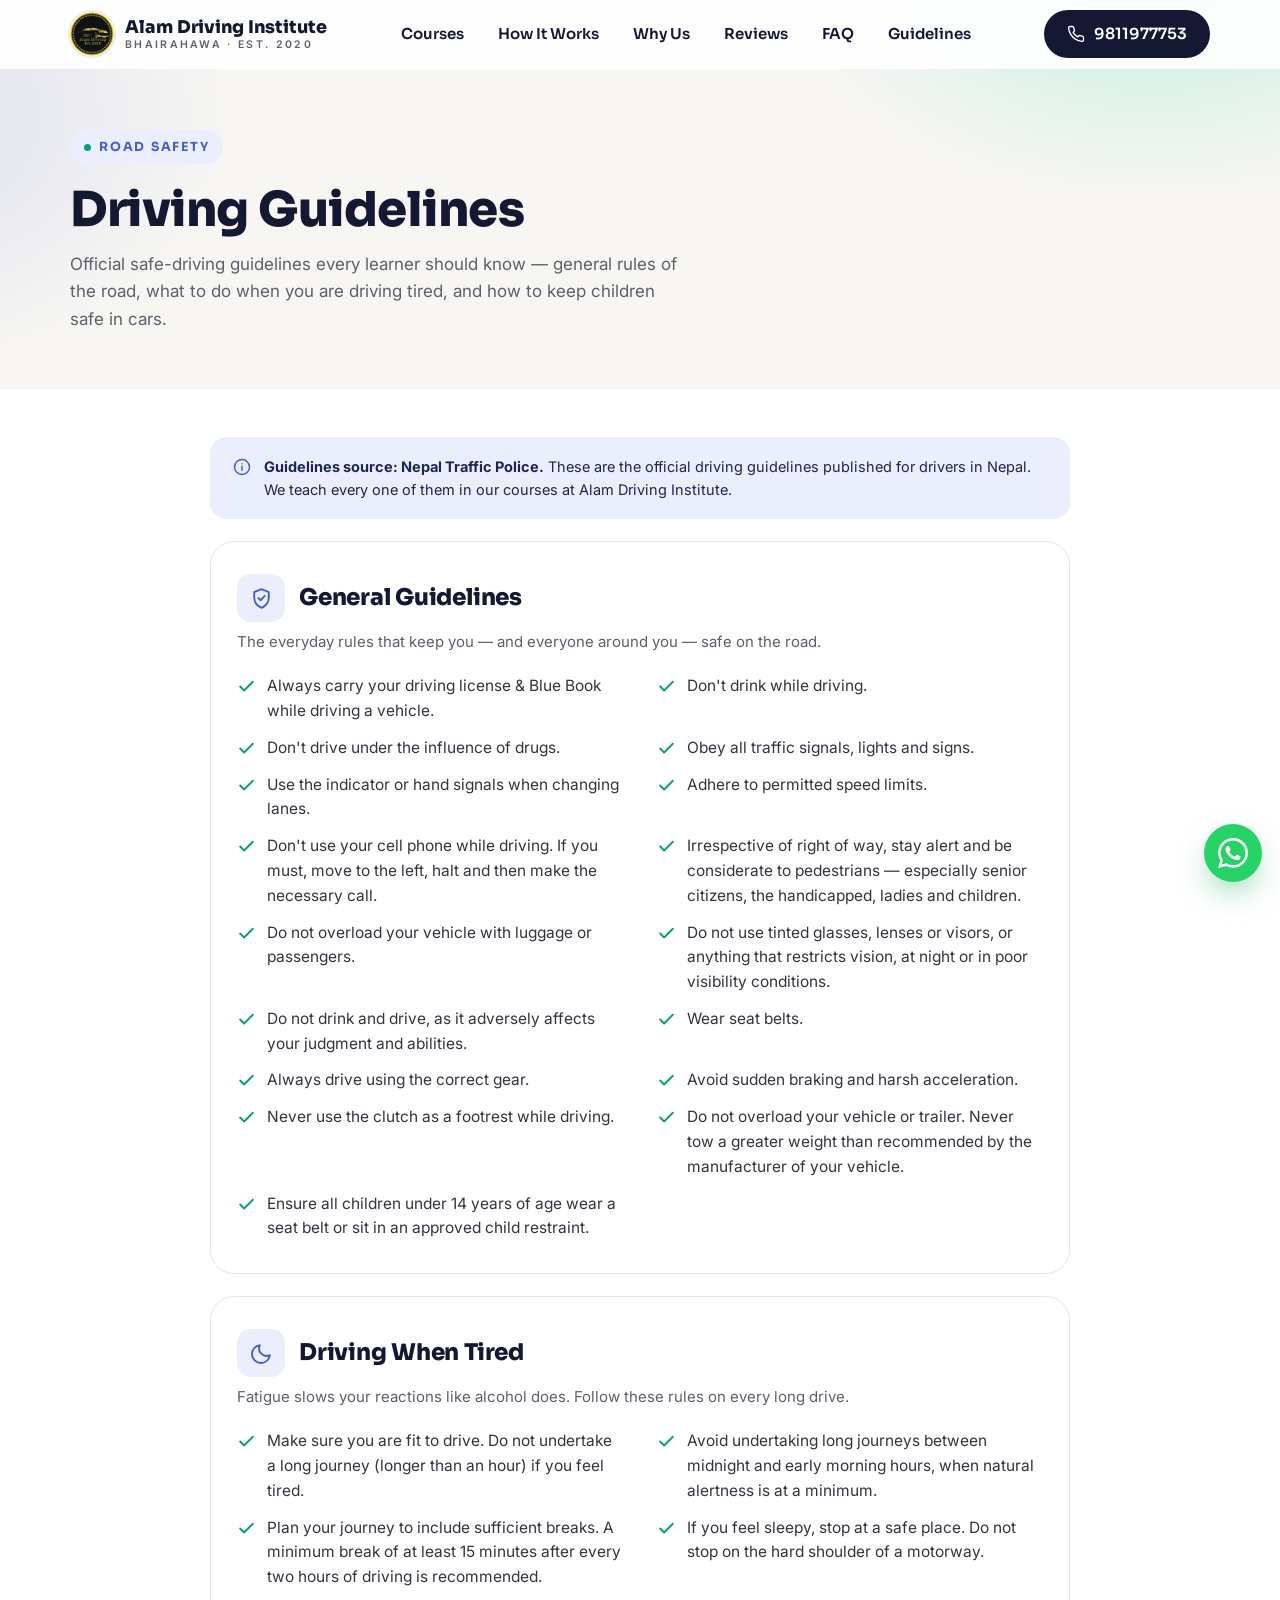
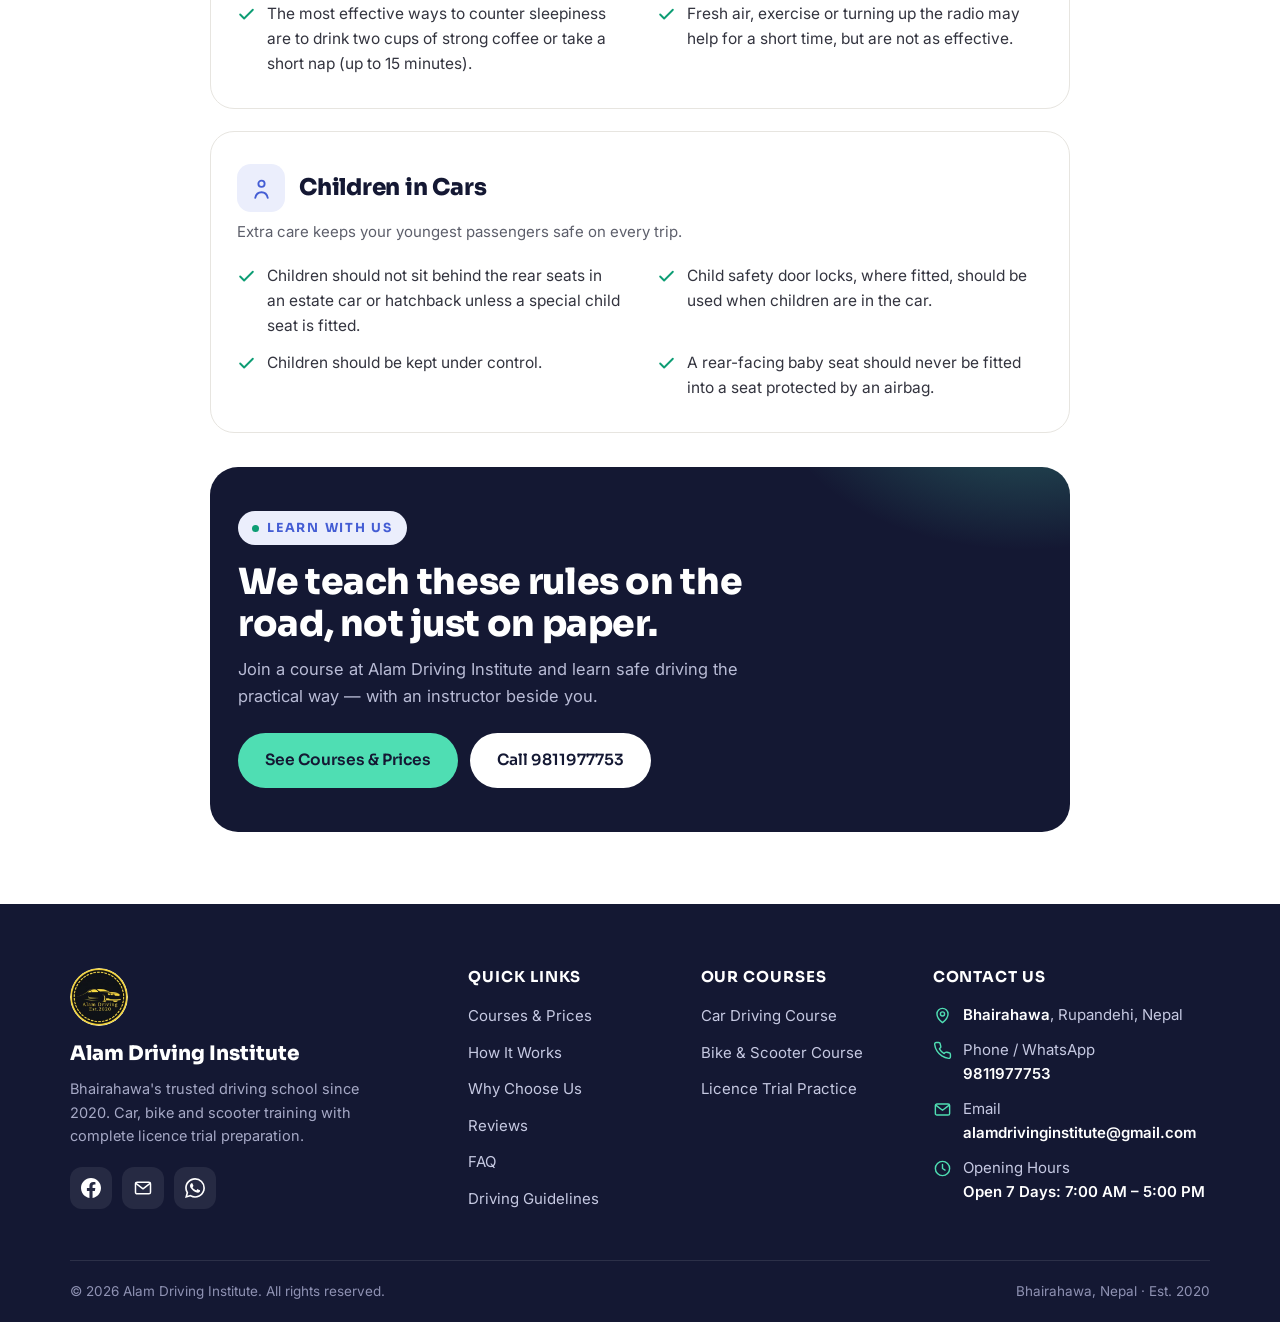
<file: guidelines.html>
<!DOCTYPE html>
<html lang="en">
<head>
<meta charset="UTF-8">
<meta name="viewport" content="width=device-width, initial-scale=1.0">
<title>Driving Guidelines — Alam Driving Institute, Bhairahawa</title>
<meta name="description" content="Official driving guidelines from Nepal Traffic Police — general road rules, driving when tired, and keeping children safe in cars. Shared by Alam Driving Institute, Bhairahawa.">
<link rel="icon" type="image/png" href="images/logo.png">
<link rel="preconnect" href="https://fonts.googleapis.com">
<link rel="preconnect" href="https://fonts.gstatic.com" crossorigin>
<link href="https://fonts.googleapis.com/css2?family=Inter:wght@400;500;600;700&family=Sora:wght@600;700;800&display=swap" rel="stylesheet">
<link rel="stylesheet" href="styles.css">
</head>
<body>

<!-- ================= HEADER ================= -->
<header class="site-header" id="siteHeader">
  <div class="container header-in">
    <a class="brand" href="index.html" aria-label="Alam Driving Institute — home">
      <img src="images/logo.png" alt="Alam Driving Institute logo" width="44" height="44">
      <span class="brand-name">Alam Driving Institute<span class="brand-sub">Bhairahawa · Est. 2020</span></span>
    </a>
    <nav class="main-nav" aria-label="Main">
      <a href="index.html#courses">Courses</a>
      <a href="index.html#how">How It Works</a>
      <a href="index.html#why">Why Us</a>
      <a href="index.html#reviews">Reviews</a>
      <a href="index.html#faq">FAQ</a>
      <a href="guidelines.html">Guidelines</a>
    </nav>
    <a class="btn btn-primary header-cta" href="tel:+9779811977753">
      <svg viewBox="0 0 24 24" fill="none" stroke="currentColor" stroke-width="1.8" stroke-linecap="round" stroke-linejoin="round"><path d="M22 16.92v3a2 2 0 0 1-2.18 2 19.79 19.79 0 0 1-8.63-3.07 19.5 19.5 0 0 1-6-6 19.79 19.79 0 0 1-3.07-8.67A2 2 0 0 1 4.11 2h3a2 2 0 0 1 2 1.72c.127.96.361 1.903.7 2.81a2 2 0 0 1-.45 2.11L8.09 9.91a16 16 0 0 0 6 6l1.27-1.27a2 2 0 0 1 2.11-.45c.907.339 1.85.573 2.81.7A2 2 0 0 1 22 16.92z"/></svg>
      9811977753
    </a>
    <button class="menu-btn" id="menuBtn" aria-label="Open menu" aria-expanded="false"><span></span><span></span><span></span></button>
  </div>
  <nav class="mobile-menu" aria-label="Mobile">
    <a class="mnav" href="index.html#courses">Courses &amp; Prices</a>
    <a class="mnav" href="index.html#how">How It Works</a>
    <a class="mnav" href="index.html#why">Why Us</a>
    <a class="mnav" href="index.html#reviews">Reviews</a>
    <a class="mnav" href="index.html#faq">FAQ</a>
    <a class="mnav" href="guidelines.html">Driving Guidelines</a>
    <a class="btn btn-primary btn-block" href="tel:+9779811977753">Call 9811977753</a>
    <a class="btn btn-wa btn-block" style="margin-top:10px" href="https://wa.me/9779811977753?text=Hello%20Alam%20Driving%20Institute%2C%20I%20want%20to%20know%20about%20your%20courses." target="_blank" rel="noopener">Chat on WhatsApp</a>
  </nav>
</header>

<!-- ================= PAGE HERO ================= -->
<section class="page-hero">
  <div class="container">
    <span class="eyebrow">Road Safety</span>
    <h1>Driving Guidelines</h1>
    <p>Official safe-driving guidelines every learner should know — general rules of the road, what to do when you are driving tired, and how to keep children safe in cars.</p>
  </div>
</section>

<!-- ================= GUIDELINES ================= -->
<section class="section" style="padding-top:48px">
  <div class="container" style="max-width:900px">

    <div class="source-note reveal">
      <svg viewBox="0 0 24 24" fill="none" stroke="#445dd4" stroke-width="1.8" stroke-linecap="round" stroke-linejoin="round"><circle cx="12" cy="12" r="9"/><path d="M12 11v5M12 8h.01"/></svg>
      <span><b>Guidelines source: Nepal Traffic Police.</b> These are the official driving guidelines published for drivers in Nepal. We teach every one of them in our courses at Alam Driving Institute.</span>
    </div>

    <div class="guide-card reveal">
      <h2><span class="g-icon"><svg viewBox="0 0 24 24" fill="none" stroke="#445dd4" stroke-width="1.8" stroke-linecap="round" stroke-linejoin="round"><path d="M12 3l7 2.8V11c0 4.6-2.9 8.1-7 9.9C7.9 19.1 5 15.6 5 11V5.8L12 3z"/><path d="M9 11.6l2.1 2.1 4-4.2"/></svg></span>General Guidelines</h2>
      <p class="g-sub">The everyday rules that keep you — and everyone around you — safe on the road.</p>
      <ul class="guide-list">
        <li><svg viewBox="0 0 24 24" fill="none" stroke="#0d9d74" stroke-width="2.4" stroke-linecap="round" stroke-linejoin="round"><path d="M20 6L9 17l-5-5"/></svg>Always carry your driving license &amp; Blue Book while driving a vehicle.</li>
        <li><svg viewBox="0 0 24 24" fill="none" stroke="#0d9d74" stroke-width="2.4" stroke-linecap="round" stroke-linejoin="round"><path d="M20 6L9 17l-5-5"/></svg>Don't drink while driving.</li>
        <li><svg viewBox="0 0 24 24" fill="none" stroke="#0d9d74" stroke-width="2.4" stroke-linecap="round" stroke-linejoin="round"><path d="M20 6L9 17l-5-5"/></svg>Don't drive under the influence of drugs.</li>
        <li><svg viewBox="0 0 24 24" fill="none" stroke="#0d9d74" stroke-width="2.4" stroke-linecap="round" stroke-linejoin="round"><path d="M20 6L9 17l-5-5"/></svg>Obey all traffic signals, lights and signs.</li>
        <li><svg viewBox="0 0 24 24" fill="none" stroke="#0d9d74" stroke-width="2.4" stroke-linecap="round" stroke-linejoin="round"><path d="M20 6L9 17l-5-5"/></svg>Use the indicator or hand signals when changing lanes.</li>
        <li><svg viewBox="0 0 24 24" fill="none" stroke="#0d9d74" stroke-width="2.4" stroke-linecap="round" stroke-linejoin="round"><path d="M20 6L9 17l-5-5"/></svg>Adhere to permitted speed limits.</li>
        <li><svg viewBox="0 0 24 24" fill="none" stroke="#0d9d74" stroke-width="2.4" stroke-linecap="round" stroke-linejoin="round"><path d="M20 6L9 17l-5-5"/></svg>Don't use your cell phone while driving. If you must, move to the left, halt and then make the necessary call.</li>
        <li><svg viewBox="0 0 24 24" fill="none" stroke="#0d9d74" stroke-width="2.4" stroke-linecap="round" stroke-linejoin="round"><path d="M20 6L9 17l-5-5"/></svg>Irrespective of right of way, stay alert and be considerate to pedestrians — especially senior citizens, the handicapped, ladies and children.</li>
        <li><svg viewBox="0 0 24 24" fill="none" stroke="#0d9d74" stroke-width="2.4" stroke-linecap="round" stroke-linejoin="round"><path d="M20 6L9 17l-5-5"/></svg>Do not overload your vehicle with luggage or passengers.</li>
        <li><svg viewBox="0 0 24 24" fill="none" stroke="#0d9d74" stroke-width="2.4" stroke-linecap="round" stroke-linejoin="round"><path d="M20 6L9 17l-5-5"/></svg>Do not use tinted glasses, lenses or visors, or anything that restricts vision, at night or in poor visibility conditions.</li>
        <li><svg viewBox="0 0 24 24" fill="none" stroke="#0d9d74" stroke-width="2.4" stroke-linecap="round" stroke-linejoin="round"><path d="M20 6L9 17l-5-5"/></svg>Do not drink and drive, as it adversely affects your judgment and abilities.</li>
        <li><svg viewBox="0 0 24 24" fill="none" stroke="#0d9d74" stroke-width="2.4" stroke-linecap="round" stroke-linejoin="round"><path d="M20 6L9 17l-5-5"/></svg>Wear seat belts.</li>
        <li><svg viewBox="0 0 24 24" fill="none" stroke="#0d9d74" stroke-width="2.4" stroke-linecap="round" stroke-linejoin="round"><path d="M20 6L9 17l-5-5"/></svg>Always drive using the correct gear.</li>
        <li><svg viewBox="0 0 24 24" fill="none" stroke="#0d9d74" stroke-width="2.4" stroke-linecap="round" stroke-linejoin="round"><path d="M20 6L9 17l-5-5"/></svg>Avoid sudden braking and harsh acceleration.</li>
        <li><svg viewBox="0 0 24 24" fill="none" stroke="#0d9d74" stroke-width="2.4" stroke-linecap="round" stroke-linejoin="round"><path d="M20 6L9 17l-5-5"/></svg>Never use the clutch as a footrest while driving.</li>
        <li><svg viewBox="0 0 24 24" fill="none" stroke="#0d9d74" stroke-width="2.4" stroke-linecap="round" stroke-linejoin="round"><path d="M20 6L9 17l-5-5"/></svg>Do not overload your vehicle or trailer. Never tow a greater weight than recommended by the manufacturer of your vehicle.</li>
        <li><svg viewBox="0 0 24 24" fill="none" stroke="#0d9d74" stroke-width="2.4" stroke-linecap="round" stroke-linejoin="round"><path d="M20 6L9 17l-5-5"/></svg>Ensure all children under 14 years of age wear a seat belt or sit in an approved child restraint.</li>
      </ul>
    </div>

    <div class="guide-card reveal">
      <h2><span class="g-icon"><svg viewBox="0 0 24 24" fill="none" stroke="#445dd4" stroke-width="1.8" stroke-linecap="round" stroke-linejoin="round"><path d="M20 13.6A8.6 8.6 0 1 1 10.4 4a7.2 7.2 0 0 0 9.6 9.6z"/></svg></span>Driving When Tired</h2>
      <p class="g-sub">Fatigue slows your reactions like alcohol does. Follow these rules on every long drive.</p>
      <ul class="guide-list">
        <li><svg viewBox="0 0 24 24" fill="none" stroke="#0d9d74" stroke-width="2.4" stroke-linecap="round" stroke-linejoin="round"><path d="M20 6L9 17l-5-5"/></svg>Make sure you are fit to drive. Do not undertake a long journey (longer than an hour) if you feel tired.</li>
        <li><svg viewBox="0 0 24 24" fill="none" stroke="#0d9d74" stroke-width="2.4" stroke-linecap="round" stroke-linejoin="round"><path d="M20 6L9 17l-5-5"/></svg>Avoid undertaking long journeys between midnight and early morning hours, when natural alertness is at a minimum.</li>
        <li><svg viewBox="0 0 24 24" fill="none" stroke="#0d9d74" stroke-width="2.4" stroke-linecap="round" stroke-linejoin="round"><path d="M20 6L9 17l-5-5"/></svg>Plan your journey to include sufficient breaks. A minimum break of at least 15 minutes after every two hours of driving is recommended.</li>
        <li><svg viewBox="0 0 24 24" fill="none" stroke="#0d9d74" stroke-width="2.4" stroke-linecap="round" stroke-linejoin="round"><path d="M20 6L9 17l-5-5"/></svg>If you feel sleepy, stop at a safe place. Do not stop on the hard shoulder of a motorway.</li>
        <li><svg viewBox="0 0 24 24" fill="none" stroke="#0d9d74" stroke-width="2.4" stroke-linecap="round" stroke-linejoin="round"><path d="M20 6L9 17l-5-5"/></svg>The most effective ways to counter sleepiness are to drink two cups of strong coffee or take a short nap (up to 15 minutes).</li>
        <li><svg viewBox="0 0 24 24" fill="none" stroke="#0d9d74" stroke-width="2.4" stroke-linecap="round" stroke-linejoin="round"><path d="M20 6L9 17l-5-5"/></svg>Fresh air, exercise or turning up the radio may help for a short time, but are not as effective.</li>
      </ul>
    </div>

    <div class="guide-card reveal">
      <h2><span class="g-icon"><svg viewBox="0 0 24 24" fill="none" stroke="#445dd4" stroke-width="1.8" stroke-linecap="round" stroke-linejoin="round"><circle cx="12" cy="7.5" r="3"/><path d="M6 21c.8-3.6 3-5.4 6-5.4s5.2 1.8 6 5.4"/></svg></span>Children in Cars</h2>
      <p class="g-sub">Extra care keeps your youngest passengers safe on every trip.</p>
      <ul class="guide-list">
        <li><svg viewBox="0 0 24 24" fill="none" stroke="#0d9d74" stroke-width="2.4" stroke-linecap="round" stroke-linejoin="round"><path d="M20 6L9 17l-5-5"/></svg>Children should not sit behind the rear seats in an estate car or hatchback unless a special child seat is fitted.</li>
        <li><svg viewBox="0 0 24 24" fill="none" stroke="#0d9d74" stroke-width="2.4" stroke-linecap="round" stroke-linejoin="round"><path d="M20 6L9 17l-5-5"/></svg>Child safety door locks, where fitted, should be used when children are in the car.</li>
        <li><svg viewBox="0 0 24 24" fill="none" stroke="#0d9d74" stroke-width="2.4" stroke-linecap="round" stroke-linejoin="round"><path d="M20 6L9 17l-5-5"/></svg>Children should be kept under control.</li>
        <li><svg viewBox="0 0 24 24" fill="none" stroke="#0d9d74" stroke-width="2.4" stroke-linecap="round" stroke-linejoin="round"><path d="M20 6L9 17l-5-5"/></svg>A rear-facing baby seat should never be fitted into a seat protected by an airbag.</li>
      </ul>
    </div>

    <div class="band reveal" style="margin-top:34px">
      <span class="eyebrow" style="margin-bottom:16px">Learn With Us</span>
      <h2>We teach these rules on the road, not just on paper.</h2>
      <p>Join a course at Alam Driving Institute and learn safe driving the practical way — with an instructor beside you.</p>
      <div style="display:flex;flex-wrap:wrap;gap:12px">
        <a class="btn btn-mint" href="index.html#courses">See Courses &amp; Prices</a>
        <a class="btn btn-white" href="tel:+9779811977753">Call 9811977753</a>
      </div>
    </div>

  </div>
</section>

<!-- ================= FOOTER ================= -->
<footer class="site-footer" id="contact">
  <div class="container">
    <div class="footer-grid">
      <div class="footer-brand">
        <img src="images/logo.png" alt="Alam Driving Institute logo" width="58" height="58" loading="lazy">
        <span class="brand-name">Alam Driving Institute</span>
        <p>Bhairahawa's trusted driving school since 2020. Car, bike and scooter training with complete licence trial preparation.</p>
        <div class="socials">
          <a href="https://www.facebook.com/alam2468/" target="_blank" rel="noopener" aria-label="Alam Driving Institute on Facebook">
            <svg viewBox="0 0 24 24" fill="#ffffff"><path d="M24 12.073c0-6.627-5.373-12-12-12s-12 5.373-12 12c0 5.99 4.388 10.954 10.125 11.854v-8.385H7.078v-3.47h3.047V9.43c0-3.007 1.792-4.669 4.533-4.669 1.312 0 2.686.235 2.686.235v2.953H15.83c-1.491 0-1.956.925-1.956 1.874v2.25h3.328l-.532 3.47h-2.796v8.385C19.612 23.027 24 18.062 24 12.073z"/></svg>
          </a>
          <a href="mailto:alamdrivinginstitute@gmail.com" aria-label="Email Alam Driving Institute">
            <svg viewBox="0 0 24 24" fill="none" stroke="#ffffff" stroke-width="1.8" stroke-linecap="round" stroke-linejoin="round"><rect x="3" y="5" width="18" height="14" rx="2"/><path d="M3.5 6.5L12 13l8.5-6.5"/></svg>
          </a>
          <a href="https://wa.me/9779811977753" target="_blank" rel="noopener" aria-label="Alam Driving Institute on WhatsApp">
            <svg viewBox="0 0 24 24" fill="#ffffff"><path d="M17.472 14.382c-.297-.149-1.758-.867-2.03-.967-.273-.099-.471-.148-.67.15-.197.297-.767.966-.94 1.164-.173.199-.347.223-.644.075-.297-.15-1.255-.463-2.39-1.475-.883-.788-1.48-1.761-1.653-2.059-.173-.297-.018-.458.13-.606.134-.133.297-.347.446-.52.149-.174.198-.298.297-.497.1-.198.05-.371-.025-.52-.074-.149-.669-1.612-.916-2.207-.242-.579-.487-.5-.669-.51-.173-.008-.371-.01-.57-.01-.198 0-.52.074-.792.372-.272.297-1.04 1.016-1.04 2.479 0 1.462 1.065 2.875 1.213 3.074.149.198 2.096 3.2 5.077 4.487.709.306 1.262.489 1.694.625.712.227 1.36.195 1.871.118.571-.085 1.758-.719 2.006-1.413.248-.694.248-1.289.173-1.413-.074-.124-.272-.198-.57-.347m-5.421 7.403h-.004a9.87 9.87 0 01-5.031-1.378l-.361-.214-3.741.982.998-3.648-.235-.374a9.86 9.86 0 01-1.51-5.26c.001-5.45 4.436-9.884 9.888-9.884 2.64 0 5.122 1.03 6.988 2.898a9.825 9.825 0 012.893 6.994c-.003 5.45-4.437 9.884-9.885 9.884m8.413-18.297A11.815 11.815 0 0012.05 0C5.495 0 .16 5.335.157 11.892c0 2.096.547 4.142 1.588 5.945L.057 24l6.305-1.654a11.882 11.882 0 005.683 1.448h.005c6.554 0 11.89-5.335 11.893-11.893a11.821 11.821 0 00-3.48-8.413z"/></svg>
          </a>
        </div>
      </div>
      <div class="footer-col">
        <h4>Quick Links</h4>
        <ul>
          <li><a href="index.html#courses">Courses &amp; Prices</a></li>
          <li><a href="index.html#how">How It Works</a></li>
          <li><a href="index.html#why">Why Choose Us</a></li>
          <li><a href="index.html#reviews">Reviews</a></li>
          <li><a href="index.html#faq">FAQ</a></li>
          <li><a href="guidelines.html">Driving Guidelines</a></li>
        </ul>
      </div>
      <div class="footer-col">
        <h4>Our Courses</h4>
        <ul>
          <li><a href="index.html#courses">Car Driving Course</a></li>
          <li><a href="index.html#courses">Bike &amp; Scooter Course</a></li>
          <li><a href="index.html#courses">Licence Trial Practice</a></li>
        </ul>
      </div>
      <div class="footer-col">
        <h4>Contact Us</h4>
        <ul class="contact-list">
          <li><svg viewBox="0 0 24 24" fill="none" stroke="#4fdeb3" stroke-width="1.8" stroke-linecap="round" stroke-linejoin="round"><path d="M12 21s-7-5.6-7-11a7 7 0 1 1 14 0c0 5.4-7 11-7 11z"/><circle cx="12" cy="10" r="2.6"/></svg><span><b>Bhairahawa</b>, Rupandehi, Nepal</span></li>
          <li><svg viewBox="0 0 24 24" fill="none" stroke="#4fdeb3" stroke-width="1.8" stroke-linecap="round" stroke-linejoin="round"><path d="M22 16.92v3a2 2 0 0 1-2.18 2 19.79 19.79 0 0 1-8.63-3.07 19.5 19.5 0 0 1-6-6 19.79 19.79 0 0 1-3.07-8.67A2 2 0 0 1 4.11 2h3a2 2 0 0 1 2 1.72c.127.96.361 1.903.7 2.81a2 2 0 0 1-.45 2.11L8.09 9.91a16 16 0 0 0 6 6l1.27-1.27a2 2 0 0 1 2.11-.45c.907.339 1.85.573 2.81.7A2 2 0 0 1 22 16.92z"/></svg><span>Phone / WhatsApp<br><a href="tel:+9779811977753"><b>9811977753</b></a></span></li>
          <li><svg viewBox="0 0 24 24" fill="none" stroke="#4fdeb3" stroke-width="1.8" stroke-linecap="round" stroke-linejoin="round"><rect x="3" y="5" width="18" height="14" rx="2"/><path d="M3.5 6.5L12 13l8.5-6.5"/></svg><span>Email<br><a href="mailto:alamdrivinginstitute@gmail.com"><b>alamdrivinginstitute@gmail.com</b></a></span></li>
          <li><svg viewBox="0 0 24 24" fill="none" stroke="#4fdeb3" stroke-width="1.8" stroke-linecap="round" stroke-linejoin="round"><circle cx="12" cy="12" r="9"/><path d="M12 7v5l3.2 2"/></svg><span>Opening Hours<br><b>Open 7 Days: 7:00 AM – 5:00 PM</b></span></li>
        </ul>
      </div>
    </div>
    <div class="footer-bottom">
      <span>© <span id="year">2026</span> Alam Driving Institute. All rights reserved.</span>
      <span>Bhairahawa, Nepal · Est. 2020</span>
    </div>
  </div>
</footer>

<!-- Floating WhatsApp -->
<a class="wa-float" href="https://wa.me/9779811977753?text=Hello%20Alam%20Driving%20Institute%2C%20I%20want%20to%20know%20about%20your%20courses." target="_blank" rel="noopener" aria-label="Chat with Alam Driving Institute on WhatsApp">
  <svg viewBox="0 0 24 24" fill="#ffffff"><path d="M17.472 14.382c-.297-.149-1.758-.867-2.03-.967-.273-.099-.471-.148-.67.15-.197.297-.767.966-.94 1.164-.173.199-.347.223-.644.075-.297-.15-1.255-.463-2.39-1.475-.883-.788-1.48-1.761-1.653-2.059-.173-.297-.018-.458.13-.606.134-.133.297-.347.446-.52.149-.174.198-.298.297-.497.1-.198.05-.371-.025-.52-.074-.149-.669-1.612-.916-2.207-.242-.579-.487-.5-.669-.51-.173-.008-.371-.01-.57-.01-.198 0-.52.074-.792.372-.272.297-1.04 1.016-1.04 2.479 0 1.462 1.065 2.875 1.213 3.074.149.198 2.096 3.2 5.077 4.487.709.306 1.262.489 1.694.625.712.227 1.36.195 1.871.118.571-.085 1.758-.719 2.006-1.413.248-.694.248-1.289.173-1.413-.074-.124-.272-.198-.57-.347m-5.421 7.403h-.004a9.87 9.87 0 01-5.031-1.378l-.361-.214-3.741.982.998-3.648-.235-.374a9.86 9.86 0 01-1.51-5.26c.001-5.45 4.436-9.884 9.888-9.884 2.64 0 5.122 1.03 6.988 2.898a9.825 9.825 0 012.893 6.994c-.003 5.45-4.437 9.884-9.885 9.884m8.413-18.297A11.815 11.815 0 0012.05 0C5.495 0 .16 5.335.157 11.892c0 2.096.547 4.142 1.588 5.945L.057 24l6.305-1.654a11.882 11.882 0 005.683 1.448h.005c6.554 0 11.89-5.335 11.893-11.893a11.821 11.821 0 00-3.48-8.413z"/></svg>
</a>

<script src="script.js" defer></script>
</body>
</html>
</file>
<file: styles.css>
/* ============================================================
   Alam Driving Institute — styles
   Design language: deep navy + blue + mint on warm cream,
   pill buttons, soft 24px cards, gentle scroll-reveal motion.
   Mobile-first, single lightweight stylesheet, no frameworks.
   ============================================================ */

:root{
  --navy:#141833;
  --navy-2:#1d2554;
  --blue:#445dd4;
  --blue-dark:#2f3f9e;
  --blue-tint:#ebeefc;
  --mint:#4fdeb3;
  --mint-dark:#0d9d74;
  --cream:#f7f6f3;
  --cream-2:#efece6;
  --ink:#1a1a1a;
  --muted:#5d5f6b;
  --line:#e7e5e0;
  --white:#ffffff;
  --wa:#25d366;
  --wa-dark:#1da851;
  --radius:24px;
  --shadow:0 20px 45px -18px rgba(20,24,51,.22);
  --shadow-sm:0 10px 30px -12px rgba(20,24,51,.18);
  --font-display:"Sora",system-ui,-apple-system,"Segoe UI",Arial,sans-serif;
  --font-body:"Inter",system-ui,-apple-system,"Segoe UI",Arial,sans-serif;
}

*{margin:0;padding:0;box-sizing:border-box}
html{scroll-behavior:smooth}
body{
  font-family:var(--font-body);
  color:var(--ink);
  background:var(--white);
  line-height:1.6;
  font-size:16px;
  -webkit-font-smoothing:antialiased;
  overflow-x:hidden;
}
img{max-width:100%;display:block}
a{color:inherit;text-decoration:none}
ul,ol{list-style:none}
h1,h2,h3,h4{font-family:var(--font-display);line-height:1.15;color:var(--navy);letter-spacing:-.01em}

.container{width:100%;max-width:1180px;margin:0 auto;padding:0 20px}
.section{padding:72px 0}
.section-cream{background:var(--cream)}
.section-navy{background:var(--navy);color:#eef0ff}
.section-navy h2,.section-navy h3{color:#fff}

.eyebrow{
  display:inline-flex;align-items:center;gap:8px;
  font-family:var(--font-display);font-size:12.5px;font-weight:700;
  letter-spacing:.14em;text-transform:uppercase;color:var(--blue);
  background:var(--blue-tint);border-radius:999px;padding:7px 14px;
}
.eyebrow::before{content:"";width:7px;height:7px;border-radius:50%;background:var(--mint-dark)}
.section-navy .eyebrow{background:rgba(79,222,179,.14);color:var(--mint)}
.section-head{max-width:640px;margin-bottom:40px}
.section-head.center{margin-left:auto;margin-right:auto;text-align:center}
.section-head h2{font-size:clamp(28px,5.4vw,42px);font-weight:800;margin:16px 0 12px}
.section-head p{color:var(--muted);font-size:17px}
.section-navy .section-head p{color:#b9bcd6}

/* ---------- Buttons ---------- */
.btn{
  display:inline-flex;align-items:center;justify-content:center;gap:9px;
  font-family:var(--font-display);font-weight:600;font-size:15.5px;
  padding:14px 26px;border-radius:999px;border:1.5px solid transparent;
  cursor:pointer;transition:transform .18s ease,box-shadow .18s ease,background .18s ease,color .18s ease;
  white-space:nowrap;
}
.btn svg{width:18px;height:18px;flex:none}
.btn:active{transform:scale(.97)}
.btn-primary{background:var(--navy);color:#fff}
.btn-primary:hover{background:var(--blue);box-shadow:var(--shadow-sm)}
.btn-blue{background:var(--blue);color:#fff}
.btn-blue:hover{background:var(--blue-dark);box-shadow:var(--shadow-sm)}
.btn-mint{background:var(--mint);color:var(--navy)}
.btn-mint:hover{background:#6fe7c2;box-shadow:var(--shadow-sm)}
.btn-outline{border-color:var(--navy);color:var(--navy);background:transparent}
.btn-outline:hover{background:var(--navy);color:#fff}
.btn-white{background:#fff;color:var(--navy)}
.btn-white:hover{background:var(--mint)}
.btn-wa{background:var(--wa);color:#08351a}
.btn-wa:hover{background:var(--wa-dark);color:#fff}
.btn-block{width:100%}

/* ---------- Header ---------- */
.site-header{
  position:fixed;inset:0 0 auto 0;z-index:100;
  background:rgba(255,255,255,.88);
  backdrop-filter:blur(14px);-webkit-backdrop-filter:blur(14px);
  border-bottom:1px solid transparent;
  transition:box-shadow .25s ease,border-color .25s ease;
}
.site-header.scrolled{border-color:var(--line);box-shadow:0 8px 30px -18px rgba(20,24,51,.35)}
.header-in{display:flex;align-items:center;justify-content:space-between;gap:14px;height:68px}
.brand{display:flex;align-items:center;gap:11px;min-width:0}
.brand img{width:44px;height:44px;border-radius:50%;box-shadow:0 0 0 2px var(--cream-2)}
.brand-name{font-family:var(--font-display);font-weight:800;font-size:17.5px;color:var(--navy);line-height:1.1;white-space:nowrap}
.brand-sub{display:block;font-family:var(--font-body);font-weight:600;font-size:10.5px;letter-spacing:.22em;color:var(--muted);text-transform:uppercase;margin-top:2px}
.main-nav{display:none}
.header-cta{display:none}
.menu-btn{
  width:44px;height:44px;border:none;background:var(--cream);border-radius:12px;
  display:flex;flex-direction:column;align-items:center;justify-content:center;gap:5px;cursor:pointer;
}
.menu-btn span{display:block;width:20px;height:2px;background:var(--navy);border-radius:2px;transition:.25s ease}
body.menu-open .menu-btn span:nth-child(1){transform:translateY(7px) rotate(45deg)}
body.menu-open .menu-btn span:nth-child(2){opacity:0}
body.menu-open .menu-btn span:nth-child(3){transform:translateY(-7px) rotate(-45deg)}
.mobile-menu{
  display:none;background:#fff;border-bottom:1px solid var(--line);
  padding:10px 20px 20px;box-shadow:0 30px 40px -30px rgba(20,24,51,.4);
}
body.menu-open .mobile-menu{display:block}
.mobile-menu a.mnav{
  display:block;padding:13px 6px;font-family:var(--font-display);font-weight:600;
  color:var(--navy);border-bottom:1px solid var(--cream-2);font-size:16.5px;
}
.mobile-menu .btn{margin-top:16px}
@media(min-width:960px){
  .main-nav{display:flex;gap:6px}
  .main-nav a{
    font-family:var(--font-display);font-weight:600;font-size:15px;color:var(--navy);
    padding:9px 14px;border-radius:999px;transition:background .15s ease,color .15s ease;
  }
  .main-nav a:hover{background:var(--blue-tint);color:var(--blue-dark)}
  .header-cta{display:inline-flex;padding:11px 22px}
  .menu-btn,.mobile-menu{display:none!important}
}

/* ---------- Hero ---------- */
.hero{
  position:relative;padding:118px 0 64px;overflow:hidden;
  background:
    radial-gradient(560px 380px at 88% -6%,rgba(79,222,179,.35),transparent 65%),
    radial-gradient(640px 480px at -12% 22%,rgba(68,93,212,.16),transparent 60%),
    var(--cream);
}
.hero-grid{display:grid;gap:44px;align-items:center}
.hero-badge{
  display:inline-flex;align-items:center;gap:9px;background:#fff;border:1px solid var(--line);
  border-radius:999px;padding:8px 16px 8px 10px;font-size:13.5px;font-weight:600;color:var(--navy);
  box-shadow:var(--shadow-sm);
}
.hero-badge .dot{width:9px;height:9px;border-radius:50%;background:var(--mint-dark);box-shadow:0 0 0 4px rgba(79,222,179,.35)}
.hero h1{font-size:clamp(36px,8.6vw,58px);font-weight:800;margin:22px 0 16px}
.hero h1 .hl{
  background:linear-gradient(transparent 62%,var(--mint) 62%,var(--mint) 94%,transparent 94%);
  padding:0 4px;border-radius:2px;
}
.hero-sub{font-size:17.5px;color:var(--muted);max-width:520px}
.hero-actions{display:flex;flex-wrap:wrap;gap:12px;margin:28px 0 34px}
.hero-stats{display:flex;flex-wrap:wrap;gap:0;border-top:1px solid var(--line);padding-top:24px}
.stat{padding-right:26px;margin-right:26px;border-right:1px solid var(--line)}
.stat:last-child{border-right:none;margin-right:0;padding-right:0}
.stat-num{font-family:var(--font-display);font-weight:800;font-size:27px;color:var(--navy);line-height:1}
.stat-num .plus{color:var(--mint-dark)}
.stat-label{font-size:13px;color:var(--muted);margin-top:5px;font-weight:500}
.hero-media{position:relative}
.hero-photo{
  border-radius:28px;box-shadow:var(--shadow);width:100%;height:auto;
  aspect-ratio:1200/801;object-fit:cover;
}
.float-card{
  position:absolute;background:#fff;border-radius:18px;box-shadow:var(--shadow);
  padding:13px 17px;display:flex;align-items:center;gap:12px;
}
.float-card .fc-icon{
  width:40px;height:40px;border-radius:12px;background:var(--blue-tint);
  display:flex;align-items:center;justify-content:center;flex:none;
}
.float-card .fc-icon svg{width:21px;height:21px}
.float-card b{font-family:var(--font-display);font-size:14.5px;color:var(--navy);display:block;line-height:1.25}
.float-card small{font-size:12.5px;color:var(--muted);font-weight:500}
.fc-top{top:16px;left:12px;animation:bob 5s ease-in-out infinite}
.fc-bottom{bottom:16px;right:12px;animation:bob 6s ease-in-out 1s infinite}
@keyframes bob{0%,100%{transform:translateY(0)}50%{transform:translateY(-8px)}}
@media(min-width:960px){
  .hero{padding-top:140px}
  .hero-grid{grid-template-columns:1.02fr .98fr;gap:56px}
  .fc-top{left:-18px}.fc-bottom{right:-14px}
}

/* ---------- Marquee ---------- */
.marquee{background:var(--navy);color:#fff;overflow:hidden;padding:15px 0;transform:rotate(0)}
.marquee-track{display:flex;gap:0;width:max-content;animation:scrollX 26s linear infinite}
.marquee-track span{
  font-family:var(--font-display);font-weight:700;font-size:14.5px;letter-spacing:.16em;
  text-transform:uppercase;padding:0 18px;white-space:nowrap;display:flex;align-items:center;gap:36px;
}
.marquee-track i{font-style:normal;color:var(--mint)}
@keyframes scrollX{to{transform:translateX(-50%)}}

/* ---------- Course cards ---------- */
.course-grid{display:grid;gap:22px}
.course-card{
  background:#fff;border:1px solid var(--line);border-radius:var(--radius);
  overflow:hidden;display:flex;flex-direction:column;position:relative;
  transition:transform .25s ease,box-shadow .25s ease;
}
.course-card:hover{transform:translateY(-6px);box-shadow:var(--shadow)}
.course-media{position:relative}
.course-media img{width:100%;height:200px;object-fit:cover}
.course-tag{
  position:absolute;top:14px;left:14px;background:rgba(20,24,51,.85);color:#fff;
  backdrop-filter:blur(4px);font-size:12px;font-weight:700;letter-spacing:.08em;
  text-transform:uppercase;padding:6px 12px;border-radius:999px;font-family:var(--font-display);
}
.course-body{padding:26px 26px 28px;display:flex;flex-direction:column;flex:1}
.course-body h3{font-size:21px;font-weight:700;margin-bottom:6px}
.course-desc{color:var(--muted);font-size:15px;margin-bottom:18px}
.price{display:flex;align-items:baseline;gap:7px;margin-bottom:18px}
.price .cur{font-family:var(--font-display);font-weight:700;font-size:15px;color:var(--blue)}
.price .amt{font-family:var(--font-display);font-weight:800;font-size:34px;color:var(--navy);line-height:1}
.price .per{color:var(--muted);font-size:13.5px;font-weight:500}
.checks{margin-bottom:24px;display:grid;gap:10px}
.checks li{display:flex;gap:10px;font-size:15px;color:#33343f;align-items:flex-start}
.checks svg{width:19px;height:19px;flex:none;margin-top:2px}
.course-body .btn{margin-top:auto}
.course-card.featured{background:var(--navy);border-color:var(--navy);color:#eef0ff}
.course-card.featured h3{color:#fff}
.course-card.featured .course-desc{color:#b9bcd6}
.course-card.featured .price .amt{color:#fff}
.course-card.featured .price .cur{color:var(--mint)}
.course-card.featured .price .per{color:#b9bcd6}
.course-card.featured .checks li{color:#e6e8fa}
.pop-pill{
  position:absolute;top:14px;right:14px;z-index:2;background:var(--mint);color:var(--navy);
  font-family:var(--font-display);font-weight:700;font-size:12px;letter-spacing:.06em;
  text-transform:uppercase;padding:7px 13px;border-radius:999px;box-shadow:var(--shadow-sm);
}
.pricing-note{text-align:center;color:var(--muted);font-size:14.5px;margin-top:26px}
@media(min-width:860px){.course-grid{grid-template-columns:repeat(3,1fr)}}

/* ---------- Steps ---------- */
.steps{display:grid;gap:18px;counter-reset:step}
.step{
  background:#fff;border:1px solid var(--line);border-radius:var(--radius);
  padding:28px 24px;position:relative;transition:transform .25s ease,box-shadow .25s ease;
}
.step:hover{transform:translateY(-5px);box-shadow:var(--shadow-sm)}
.step-num{
  width:52px;height:52px;border-radius:16px;background:var(--mint);color:var(--navy);
  font-family:var(--font-display);font-weight:800;font-size:21px;
  display:flex;align-items:center;justify-content:center;margin-bottom:18px;
  box-shadow:inset 0 -3px 0 rgba(20,24,51,.12);
}
.step:nth-child(2) .step-num{background:var(--blue);color:#fff}
.step:nth-child(3) .step-num{background:var(--navy);color:var(--mint)}
.step:nth-child(4) .step-num{background:var(--blue-tint);color:var(--blue-dark)}
.step h3{font-size:18.5px;font-weight:700;margin-bottom:8px}
.step p{color:var(--muted);font-size:15px}
@media(min-width:860px){.steps{grid-template-columns:repeat(4,1fr)}}
@media(min-width:560px) and (max-width:859px){.steps{grid-template-columns:repeat(2,1fr)}}

/* ---------- Features ---------- */
.feature-grid{display:grid;gap:18px}
.feature-card{
  background:var(--cream);border-radius:var(--radius);padding:28px 24px;
  transition:transform .25s ease,background .25s ease;
}
.feature-card:hover{transform:translateY(-5px);background:var(--cream-2)}
.feature-icon{
  width:54px;height:54px;border-radius:16px;background:#fff;box-shadow:var(--shadow-sm);
  display:flex;align-items:center;justify-content:center;margin-bottom:18px;
}
.feature-icon svg{width:27px;height:27px}
.feature-card h3{font-size:18.5px;font-weight:700;margin-bottom:8px}
.feature-card p{color:var(--muted);font-size:15px}
@media(min-width:860px){.feature-grid{grid-template-columns:repeat(4,1fr)}}
@media(min-width:560px) and (max-width:859px){.feature-grid{grid-template-columns:repeat(2,1fr)}}

/* ---------- Reviews ---------- */
.reviews-box{
  background:#fff;border-radius:28px;box-shadow:var(--shadow);
  padding:14px;max-width:960px;margin:0 auto;
}
.reviews-box .elfsight-app{min-height:220px}
.reviews-fallback{text-align:center;color:var(--muted);font-size:14.5px;padding:26px 10px 12px}
.reviews-fallback a{color:var(--blue);font-weight:600}

/* ---------- FAQ ---------- */
.faq-list{max-width:780px;margin:0 auto;display:grid;gap:12px}
.faq-item{background:#fff;border:1px solid var(--line);border-radius:18px;overflow:hidden;transition:border-color .2s ease,box-shadow .2s ease}
.faq-item.open{border-color:var(--blue);box-shadow:var(--shadow-sm)}
.faq-q{
  width:100%;background:none;border:none;cursor:pointer;text-align:left;
  display:flex;justify-content:space-between;align-items:center;gap:16px;
  padding:19px 22px;font-family:var(--font-display);font-weight:600;font-size:16.5px;color:var(--navy);
}
.faq-q .chev{
  width:32px;height:32px;flex:none;border-radius:50%;background:var(--blue-tint);
  display:flex;align-items:center;justify-content:center;transition:transform .3s ease,background .3s ease;
}
.faq-q .chev svg{width:16px;height:16px}
.faq-item.open .chev{transform:rotate(180deg);background:var(--blue)}
.faq-item.open .chev svg path{stroke:#fff}
.faq-a{max-height:0;overflow:hidden;transition:max-height .35s ease}
.faq-a p{padding:0 22px 20px;color:var(--muted);font-size:15.5px}

/* ---------- Guidelines teaser / CTA bands ---------- */
.band{
  border-radius:28px;padding:44px 28px;position:relative;overflow:hidden;
  background:
    radial-gradient(420px 260px at 95% -20%,rgba(79,222,179,.35),transparent 60%),
    var(--navy);
  color:#eef0ff;
}
.band h2{color:#fff;font-size:clamp(25px,5vw,36px);font-weight:800;margin-bottom:12px;max-width:560px}
.band p{color:#b9bcd6;max-width:520px;margin-bottom:24px;font-size:16.5px}
.cta-band{
  border-radius:28px;padding:52px 28px;text-align:center;position:relative;overflow:hidden;
  background:
    radial-gradient(520px 300px at 12% -30%,rgba(255,255,255,.22),transparent 60%),
    radial-gradient(460px 320px at 95% 120%,rgba(79,222,179,.4),transparent 60%),
    linear-gradient(120deg,var(--blue) 0%,var(--blue-dark) 100%);
  color:#fff;
}
.cta-band h2{color:#fff;font-size:clamp(27px,5.6vw,40px);font-weight:800;margin-bottom:12px}
.cta-band p{color:#dfe4ff;max-width:480px;margin:0 auto 28px;font-size:16.5px}
.cta-actions{display:flex;flex-wrap:wrap;gap:12px;justify-content:center}

/* ---------- Footer ---------- */
.site-footer{background:var(--navy);color:#c6c9e2;padding:64px 0 0;margin-top:0}
.footer-grid{display:grid;gap:38px;padding-bottom:48px}
.footer-brand img{width:58px;height:58px;border-radius:50%;margin-bottom:16px}
.footer-brand .brand-name{color:#fff;font-size:20px}
.footer-brand p{font-size:14.5px;color:#a6a9c6;max-width:300px;margin-top:10px}
.socials{display:flex;gap:10px;margin-top:20px}
.socials a{
  width:42px;height:42px;border-radius:12px;background:rgba(255,255,255,.08);
  display:flex;align-items:center;justify-content:center;transition:background .2s ease,transform .2s ease;
}
.socials a:hover{background:var(--blue);transform:translateY(-3px)}
.socials svg{width:20px;height:20px}
.footer-col h4{color:#fff;font-size:15px;font-weight:700;letter-spacing:.06em;text-transform:uppercase;margin-bottom:18px}
.footer-col ul{display:grid;gap:11px}
.footer-col a{font-size:15px;color:#c6c9e2;transition:color .15s ease}
.footer-col a:hover{color:var(--mint)}
.contact-list li{display:flex;gap:11px;font-size:15px;align-items:flex-start}
.contact-list svg{width:19px;height:19px;flex:none;margin-top:3px}
.contact-list b{color:#fff;font-weight:600}
.footer-bottom{
  border-top:1px solid rgba(255,255,255,.1);padding:20px 0;
  display:flex;flex-wrap:wrap;gap:8px;justify-content:space-between;font-size:13.5px;color:#8f92b3;
}
@media(min-width:860px){.footer-grid{grid-template-columns:1.3fr .7fr .7fr 1fr}}

/* ---------- Floating WhatsApp ---------- */
.wa-float{
  position:fixed;right:18px;bottom:18px;z-index:90;width:58px;height:58px;border-radius:50%;
  background:var(--wa);display:flex;align-items:center;justify-content:center;
  box-shadow:0 14px 32px -8px rgba(29,168,81,.55);transition:transform .2s ease;
}
.wa-float:hover{transform:scale(1.08)}
.wa-float svg{width:30px;height:30px}

/* ---------- Guidelines page ---------- */
.page-hero{
  padding:130px 0 56px;position:relative;overflow:hidden;
  background:
    radial-gradient(560px 360px at 90% -10%,rgba(79,222,179,.32),transparent 65%),
    radial-gradient(600px 420px at -10% 30%,rgba(68,93,212,.15),transparent 60%),
    var(--cream);
}
.page-hero h1{font-size:clamp(32px,7vw,48px);font-weight:800;margin:18px 0 14px;max-width:720px}
.page-hero p{color:var(--muted);font-size:17px;max-width:620px}
.guide-card{
  background:#fff;border:1px solid var(--line);border-radius:var(--radius);
  padding:32px 26px;margin-bottom:22px;
}
.guide-card h2{display:flex;align-items:center;gap:14px;font-size:23px;font-weight:800;margin-bottom:8px}
.guide-card .g-icon{
  width:48px;height:48px;border-radius:14px;background:var(--blue-tint);flex:none;
  display:flex;align-items:center;justify-content:center;
}
.guide-card .g-icon svg{width:25px;height:25px}
.guide-card .g-sub{color:var(--muted);font-size:15px;margin-bottom:20px}
.guide-list{display:grid;gap:12px}
.guide-list li{display:flex;gap:11px;font-size:15.5px;color:#33343f;align-items:flex-start}
.guide-list svg{width:19px;height:19px;flex:none;margin-top:3px}
.source-note{
  background:var(--blue-tint);border-radius:16px;padding:18px 22px;font-size:14.5px;color:var(--navy-2);
  display:flex;gap:12px;align-items:flex-start;margin-bottom:22px;
}
.source-note svg{width:20px;height:20px;flex:none;margin-top:2px}
@media(min-width:700px){.guide-list{grid-template-columns:1fr 1fr;column-gap:34px}}

/* ---------- Reveal animation ---------- */
.reveal{opacity:0;transform:translateY(26px);transition:opacity .7s ease,transform .7s cubic-bezier(.22,.8,.32,1)}
.reveal.in{opacity:1;transform:none}
.reveal-d1{transition-delay:.08s}.reveal-d2{transition-delay:.16s}.reveal-d3{transition-delay:.24s}
@media(prefers-reduced-motion:reduce){
  *,*::before,*::after{animation-duration:.01ms!important;transition-duration:.01ms!important;scroll-behavior:auto!important}
  .reveal{opacity:1;transform:none}
}

/* Rating line (Reviews heading) */
.section-head .rating-line{margin-top:14px;font-size:16.5px;color:var(--navy)}
.rating-line .stars{color:#f5a623;letter-spacing:3px;font-size:18px}
.rating-line b{font-family:var(--font-display);font-weight:800}
</file>
